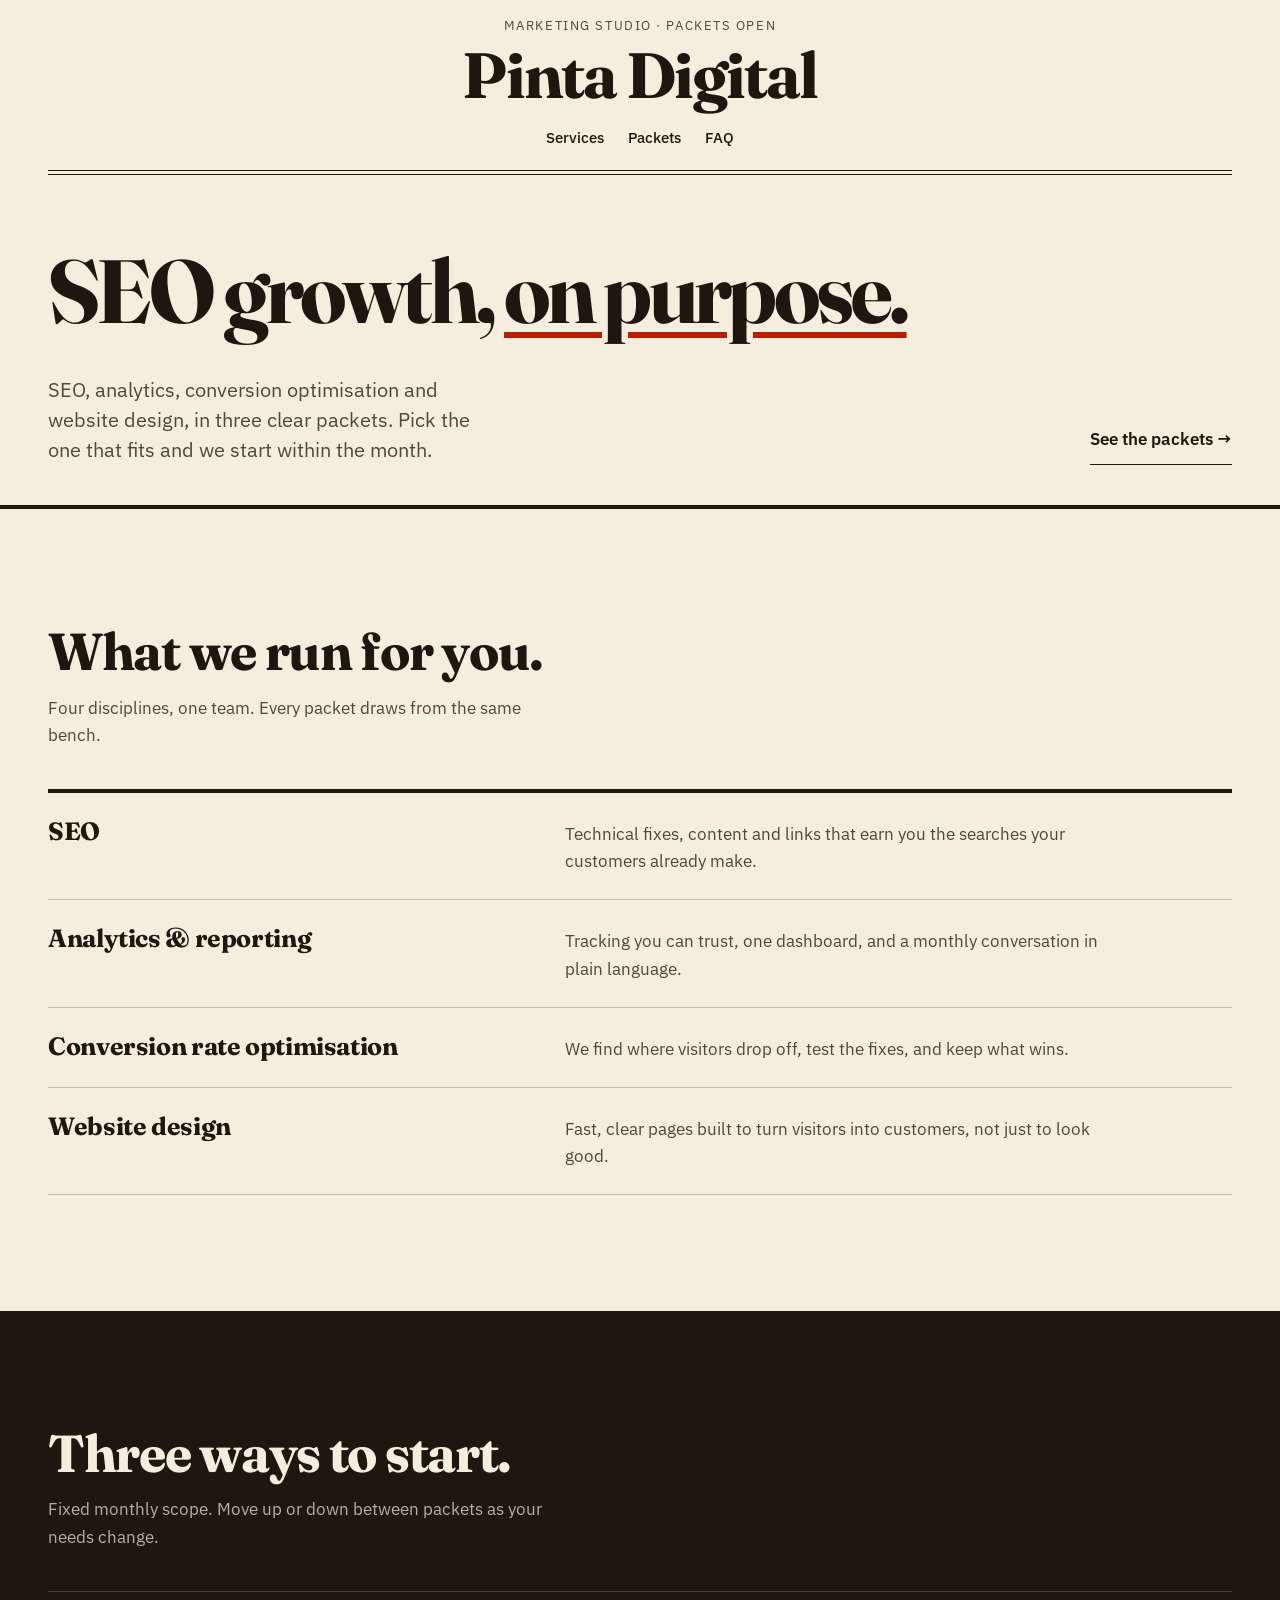
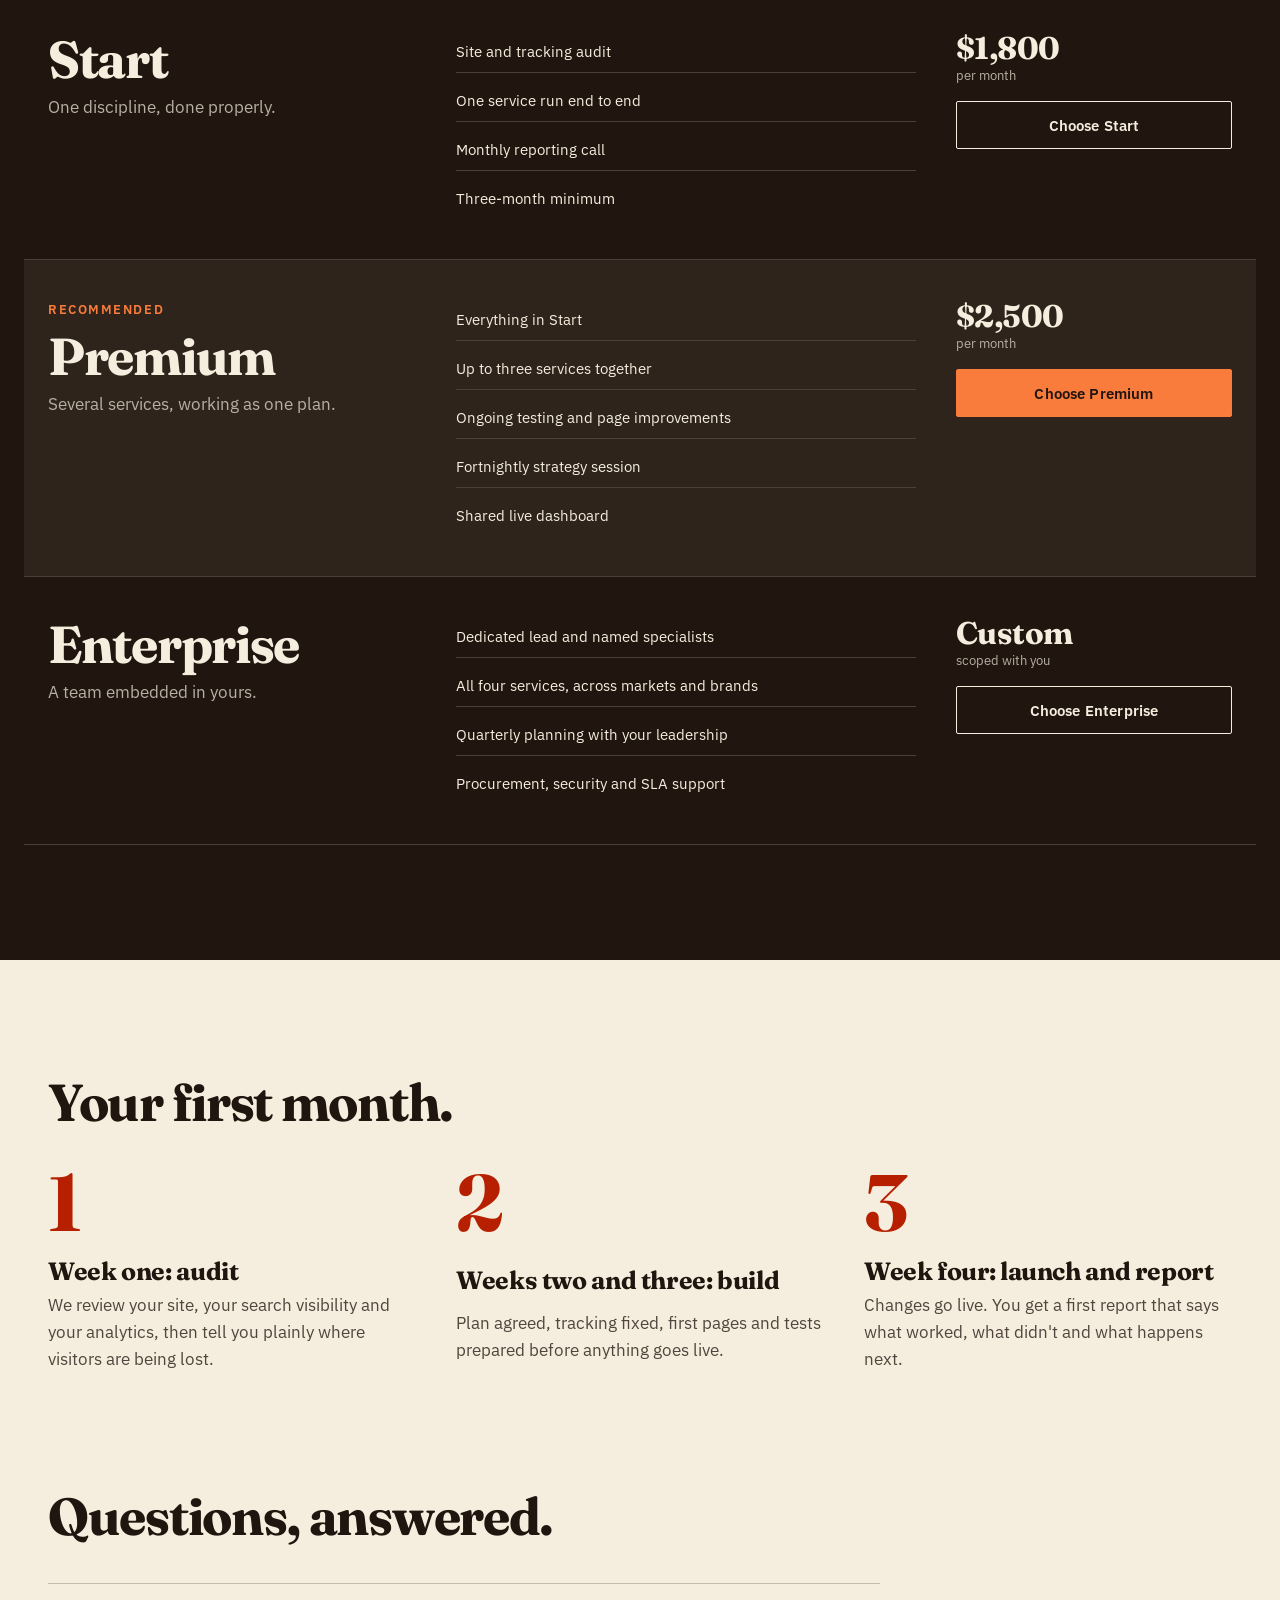
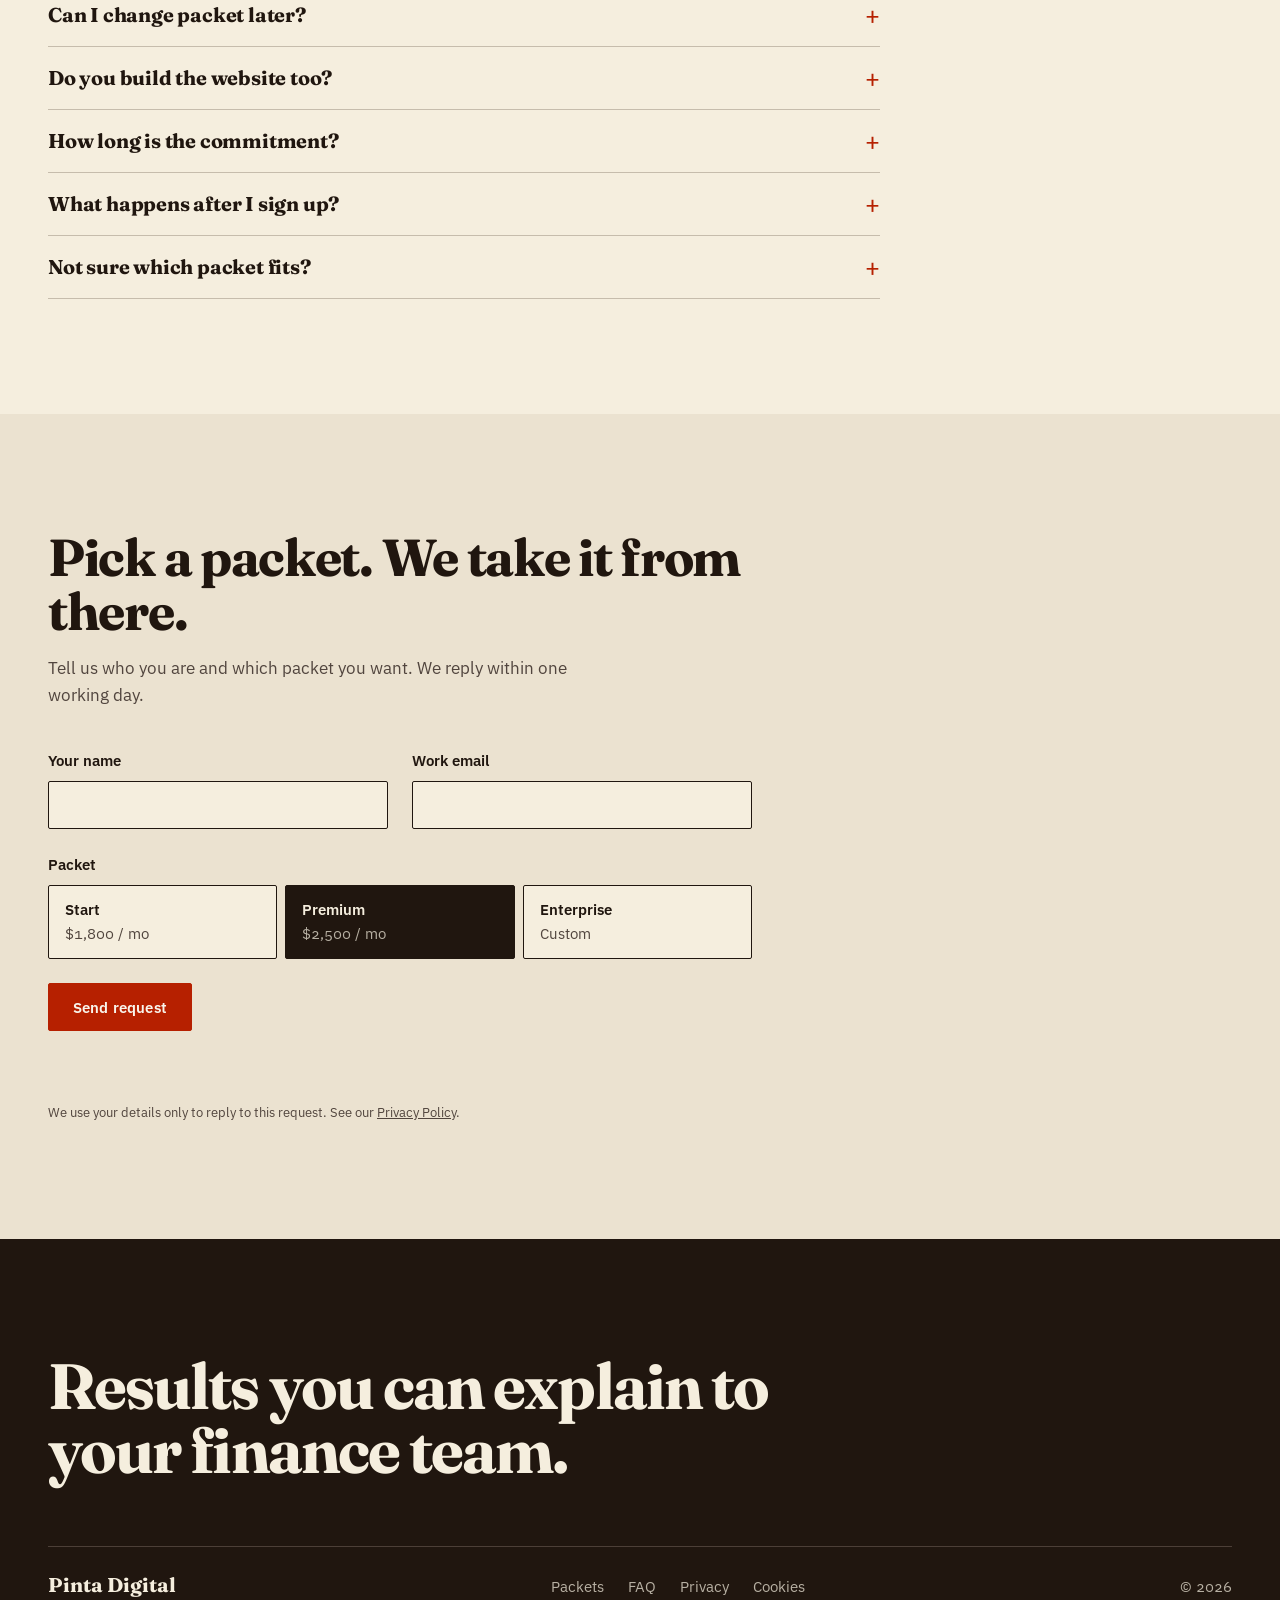
<file: index.html>
<!doctype html>
<html lang="en">
<head>
<meta charset="utf-8">
<meta name="viewport" content="width=device-width, initial-scale=1, viewport-fit=cover">
<title>SEO, Analytics, CRO &amp; Web Design Packets | Pinta Digital</title>
<meta name="description" content="Pinta Digital is an SEO, analytics, conversion optimisation and website design studio. Choose Start, Premium or Enterprise and we begin within the month.">
<meta name="robots" content="index, follow, max-image-preview:large">
<link rel="canonical" href="https://pintadigital.com/">
<meta name="theme-color" content="#f3ece0">
<link rel="icon" href="favicon.svg" type="image/svg+xml">
<meta property="og:type" content="website">
<meta property="og:site_name" content="Pinta Digital">
<meta property="og:locale" content="en_US">
<meta property="og:title" content="SEO, Analytics, CRO &amp; Web Design Packets | Pinta Digital">
<meta property="og:description" content="Four services, three clear packets. Choose Start, Premium or Enterprise and we begin within the month.">
<meta property="og:url" content="https://pintadigital.com/">
<meta name="twitter:card" content="summary">
<meta name="twitter:title" content="SEO, Analytics, CRO &amp; Web Design Packets | Pinta Digital">
<meta name="twitter:description" content="Four services, three clear packets. Choose Start, Premium or Enterprise and we begin within the month.">
<link rel="preconnect" href="https://fonts.googleapis.com">
<link rel="preconnect" href="https://fonts.gstatic.com" crossorigin>
<link rel="stylesheet" href="https://fonts.googleapis.com/css2?family=Fraunces:opsz,wght@9..144,700&family=IBM+Plex+Sans:wght@400;500;600&display=swap">
<link rel="stylesheet" href="tokens.css">
<link rel="stylesheet" href="styles.css">
<script type="application/ld+json">
{
  "@context": "https://schema.org",
  "@graph": [
    {
      "@type": "ProfessionalService",
      "@id": "https://pintadigital.com/#organization",
      "name": "Pinta Digital",
      "url": "https://pintadigital.com/",
      "description": "SEO, analytics and reporting, conversion rate optimisation and website design, sold as three monthly packets.",
      "makesOffer": [
        { "@type": "Offer", "name": "Start", "description": "One discipline run end to end.", "price": "1800", "priceCurrency": "USD",
          "priceSpecification": { "@type": "UnitPriceSpecification", "price": "1800", "priceCurrency": "USD", "unitText": "MONTH" } },
        { "@type": "Offer", "name": "Premium", "description": "Up to three services working as one plan.", "price": "2500", "priceCurrency": "USD",
          "priceSpecification": { "@type": "UnitPriceSpecification", "price": "2500", "priceCurrency": "USD", "unitText": "MONTH" } },
        { "@type": "Offer", "name": "Enterprise", "description": "A dedicated team across all four services, scoped with you." }
      ],
      "knowsAbout": ["Search engine optimisation", "Web analytics and reporting", "Conversion rate optimisation", "Website design"]
    },
    {
      "@type": "WebSite",
      "@id": "https://pintadigital.com/#website",
      "url": "https://pintadigital.com/",
      "name": "Pinta Digital",
      "publisher": { "@id": "https://pintadigital.com/#organization" }
    },
    {
      "@type": "FAQPage",
      "mainEntity": [
        { "@type": "Question", "name": "Can I change packet later?", "acceptedAnswer": { "@type": "Answer", "text": "Yes. You can move up or down at the start of any month. We re-scope the work and you pay the new rate from then on." } },
        { "@type": "Question", "name": "Do you build the website too?", "acceptedAnswer": { "@type": "Answer", "text": "Yes. Website design is one of our four services. Redesigns and new pages are scoped inside your packet, so you know the cost before work begins." } },
        { "@type": "Question", "name": "How long is the commitment?", "acceptedAnswer": { "@type": "Answer", "text": "Start has a three-month minimum, because SEO and testing need that long to show a pattern. Premium and Enterprise run month to month after onboarding." } },
        { "@type": "Question", "name": "What happens after I sign up?", "acceptedAnswer": { "@type": "Answer", "text": "We reply within one working day with a short intake form and a time for a kickoff call. Nothing is billed until the call has happened." } },
        { "@type": "Question", "name": "Not sure which packet fits?", "acceptedAnswer": { "@type": "Answer", "text": "Pick the closest and say so in the form. We will tell you honestly if a different one suits you better." } }
      ]
    }
  ]
}
</script>
</head>
<body>
<!-- PLACEHOLDERS TO REPLACE: all prices, packet inclusions, FAQ answers, form endpoint. No metrics, logos or testimonials were invented. -->
<a class="skip" href="#main">Skip to content</a>

<header class="mast">
  <div class="wrap">
    <p class="mast__line">Marketing studio · Packets open</p>
    <a class="mast__name" href="#top" aria-label="Pinta Digital, home">Pinta Digital</a>
    <nav class="mast__nav" aria-label="Primary">
      <ul>
        <li><a href="#services">Services</a></li>
        <li><a href="#packets">Packets</a></li>
        <li><a href="#faq">FAQ</a></li>
      </ul>
    </nav>
    <hr class="mast__rule" aria-hidden="true">
  </div>
</header>

<main id="main">
  <section class="hero" id="top">
    <div class="wrap">
      <h1 class="hero__title rise">SEO growth, <u>on purpose.</u></h1>
      <div class="hero__foot rise rise--2">
        <p class="hero__lede">SEO, analytics, conversion optimisation and website design, in three clear packets. Pick the one that fits and we start within the month.</p>
        <a class="tlink" href="#packets">See the packets →</a>
      </div>
    </div>
  </section>
  <hr class="hero__rule">

  <section class="section" id="services" aria-labelledby="services-h">
    <div class="wrap">
      <div class="section__head">
        <h2 class="section__title" id="services-h">What we run for you.</h2>
        <p class="section__sub">Four disciplines, one team. Every packet draws from the same bench.</p>
      </div>
      <ul class="services">
        <li class="service"><h3 class="service__name">SEO</h3><p class="service__desc">Technical fixes, content and links that earn you the searches your customers already make.</p></li>
        <li class="service"><h3 class="service__name">Analytics &amp; reporting</h3><p class="service__desc">Tracking you can trust, one dashboard, and a monthly conversation in plain language.</p></li>
        <li class="service"><h3 class="service__name">Conversion rate optimisation</h3><p class="service__desc">We find where visitors drop off, test the fixes, and keep what wins.</p></li>
        <li class="service"><h3 class="service__name">Website design</h3><p class="service__desc">Fast, clear pages built to turn visitors into customers, not just to look good.</p></li>
      </ul>
    </div>
  </section>

  <section class="section band--night band" id="packets" aria-labelledby="packets-h">
    <div class="wrap">
      <div class="section__head">
        <h2 class="section__title" id="packets-h">Three ways to start.</h2>
        <p class="section__sub">Fixed monthly scope. Move up or down between packets as your needs change.</p>
      </div>
      <div class="packets">
        <article class="packet" aria-labelledby="p-start">
          <div>
            <h3 class="packet__name" id="p-start">Start</h3>
            <p class="packet__pitch">One discipline, done properly.</p>
          </div>
          <ul class="packet__list">
            <li>Site and tracking audit</li>
            <li>One service run end to end</li>
            <li>Monthly reporting call</li>
            <li>Three-month minimum</li>
          </ul>
          <div class="packet__buy">
            <p class="packet__price">$1,800<small>per month</small></p>
            <a class="btn" href="#start" data-packet="start">Choose Start</a>
          </div>
        </article>

        <article class="packet packet--featured" aria-labelledby="p-premium">
          <div>
            <span class="packet__tag">Recommended</span>
            <h3 class="packet__name" id="p-premium">Premium</h3>
            <p class="packet__pitch">Several services, working as one plan.</p>
          </div>
          <ul class="packet__list">
            <li>Everything in Start</li>
            <li>Up to three services together</li>
            <li>Ongoing testing and page improvements</li>
            <li>Fortnightly strategy session</li>
            <li>Shared live dashboard</li>
          </ul>
          <div class="packet__buy">
            <p class="packet__price">$2,500<small>per month</small></p>
            <a class="btn btn--solid" href="#start" data-packet="premium">Choose Premium</a>
          </div>
        </article>

        <article class="packet" aria-labelledby="p-enterprise">
          <div>
            <h3 class="packet__name" id="p-enterprise">Enterprise</h3>
            <p class="packet__pitch">A team embedded in yours.</p>
          </div>
          <ul class="packet__list">
            <li>Dedicated lead and named specialists</li>
            <li>All four services, across markets and brands</li>
            <li>Quarterly planning with your leadership</li>
            <li>Procurement, security and SLA support</li>
          </ul>
          <div class="packet__buy">
            <p class="packet__price">Custom<small>scoped with you</small></p>
            <a class="btn" href="#start" data-packet="enterprise">Choose Enterprise</a>
          </div>
        </article>
      </div>
    </div>
  </section>

  <section class="section" id="process" aria-labelledby="process-h">
    <div class="wrap">
      <div class="section__head">
        <h2 class="section__title" id="process-h">Your first month.</h2>
      </div>
      <ol class="steps">
        <li class="step"><span class="step__n" aria-hidden="true">1</span><h3 class="step__title">Week one: audit</h3><p class="step__body">We review your site, your search visibility and your analytics, then tell you plainly where visitors are being lost.</p></li>
        <li class="step"><span class="step__n" aria-hidden="true">2</span><h3 class="step__title">Weeks two and three: build</h3><p class="step__body">Plan agreed, tracking fixed, first pages and tests prepared before anything goes live.</p></li>
        <li class="step"><span class="step__n" aria-hidden="true">3</span><h3 class="step__title">Week four: launch and report</h3><p class="step__body">Changes go live. You get a first report that says what worked, what didn't and what happens next.</p></li>
      </ol>
    </div>
  </section>

  <section class="section" id="faq" style="padding-top:0" aria-labelledby="faq-h">
    <div class="wrap">
      <div class="section__head">
        <h2 class="section__title" id="faq-h">Questions, answered.</h2>
      </div>
      <div class="faq">
        <details><summary>Can I change packet later?</summary><p class="faq__a">Yes. You can move up or down at the start of any month. We re-scope the work and you pay the new rate from then on.</p></details>
        <details><summary>Do you build the website too?</summary><p class="faq__a">Yes. Website design is one of our four services. Redesigns and new pages are scoped inside your packet, so you know the cost before work begins.</p></details>
        <details><summary>How long is the commitment?</summary><p class="faq__a">Start has a three-month minimum, because SEO and testing need that long to show a pattern. Premium and Enterprise run month to month after onboarding.</p></details>
        <details><summary>What happens after I sign up?</summary><p class="faq__a">We reply within one working day with a short intake form and a time for a kickoff call. Nothing is billed until the call has happened.</p></details>
        <details><summary>Not sure which packet fits?</summary><p class="faq__a">Pick the closest and say so in the form. We will tell you honestly if a different one suits you better.</p></details>
      </div>
    </div>
  </section>

  <section class="section signup" id="start" aria-labelledby="start-h">
    <div class="wrap">
      <div class="section__head">
        <h2 class="section__title" id="start-h">Pick a packet. We take it from there.</h2>
        <p class="section__sub">Tell us who you are and which packet you want. We reply within one working day.</p>
      </div>
      <form class="form" id="signup" novalidate>
        <div class="form__row">
          <div class="field">
            <label for="name">Your name</label>
            <input type="text" id="name" name="name" autocomplete="name" required>
            <p class="field__error" id="name-err" hidden>Please add your name.</p>
          </div>
          <div class="field">
            <label for="email">Work email</label>
            <input type="email" id="email" name="email" autocomplete="email" required>
            <p class="field__error" id="email-err" hidden>Please enter a valid email address.</p>
          </div>
        </div>
        <fieldset class="field">
          <legend>Packet</legend>
          <div class="choice">
            <label><input type="radio" name="packet" value="start">Start <span>$1,800 / mo</span></label>
            <label><input type="radio" name="packet" value="premium" checked>Premium <span>$2,500 / mo</span></label>
            <label><input type="radio" name="packet" value="enterprise">Enterprise <span>Custom</span></label>
          </div>
        </fieldset>
        <button class="btn btn--solid" type="submit">Send request</button>
        <p class="form__status" id="status" role="status" aria-live="polite"></p>
        <p class="form__fine">We use your details only to reply to this request. See our <a href="privacy.html">Privacy Policy</a>.</p>
      </form>
    </div>
  </section>
</main>

<footer class="foot">
  <div class="wrap">
    <p class="foot__line">Results you can explain to your finance team.</p>
    <div class="foot__meta">
      <span class="foot__wordmark">Pinta Digital</span>
      <nav class="foot__links" aria-label="Footer">
        <a href="#packets">Packets</a>
        <a href="#faq">FAQ</a>
        <a href="privacy.html">Privacy</a>
        <a href="cookies.html">Cookies</a>
      </nav>
      <span>© 2026</span>
    </div>
  </div>
</footer>

<script>
(function () {
  var form = document.getElementById('signup');
  var status = document.getElementById('status');

  // Packet buttons preselect the matching option in the form.
  document.querySelectorAll('[data-packet]').forEach(function (a) {
    a.addEventListener('click', function () {
      var r = form.querySelector('input[name="packet"][value="' + a.dataset.packet + '"]');
      if (r) r.checked = true;
    });
  });

  function flag(input, errId, bad) {
    input.setAttribute('aria-invalid', bad ? 'true' : 'false');
    document.getElementById(errId).hidden = !bad;
    if (bad) input.setAttribute('aria-describedby', errId); else input.removeAttribute('aria-describedby');
  }

  form.addEventListener('submit', function (e) {
    e.preventDefault();
    var name = form.elements.name, email = form.elements.email;
    var badName = !name.value.trim();
    var badEmail = !/^[^\s@]+@[^\s@]+\.[^\s@]+$/.test(email.value.trim());
    flag(name, 'name-err', badName);
    flag(email, 'email-err', badEmail);
    if (badName || badEmail) {
      status.dataset.state = 'error';
      status.textContent = 'Please fix the highlighted fields.';
      (badName ? name : email).focus();
      return;
    }
    // TODO: send to your backend / form service here.
    var packet = form.elements.packet.value;
    status.dataset.state = 'success';
    status.textContent = 'Thanks, ' + name.value.trim().split(' ')[0] + '. Your ' + packet.charAt(0).toUpperCase() + packet.slice(1) + ' request is in. We will reply within one working day.';
    form.reset();
    form.elements.packet.value = packet;
  });
})();
</script>
</body>
</html>
</file>
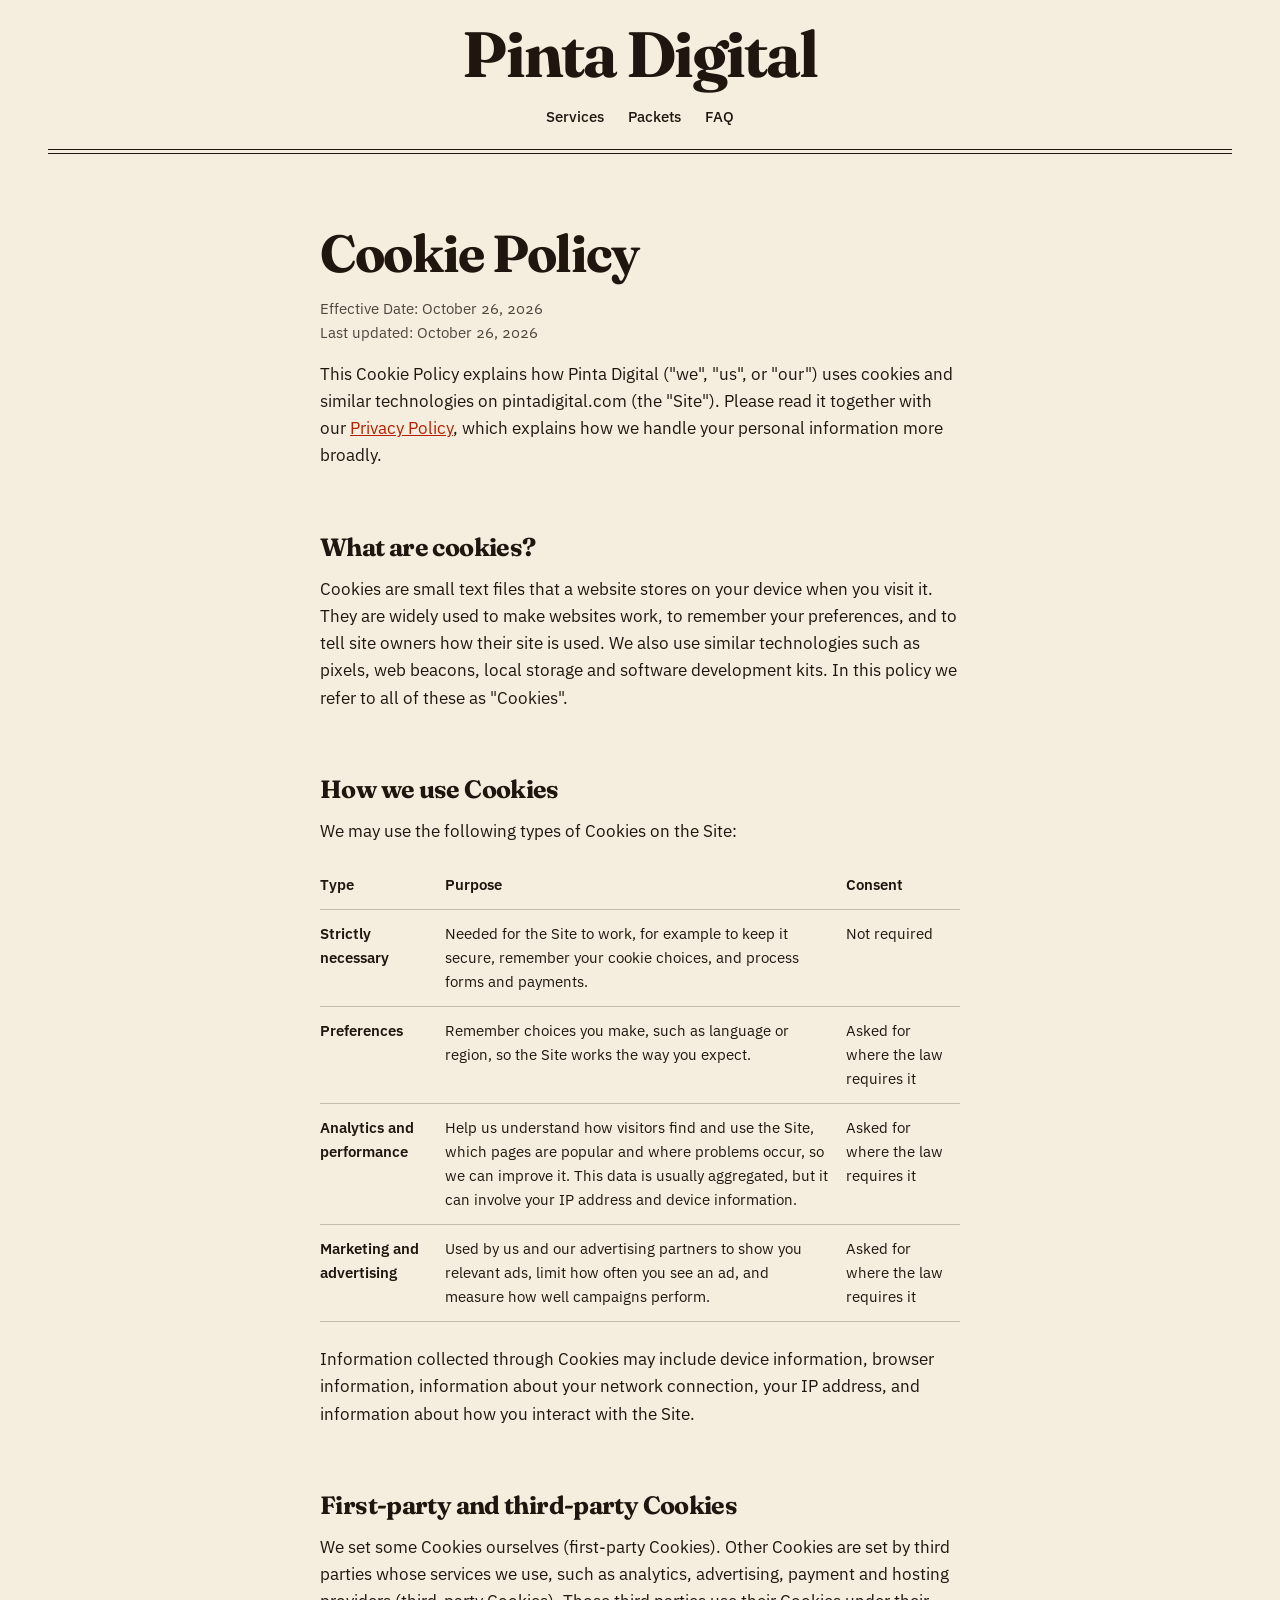
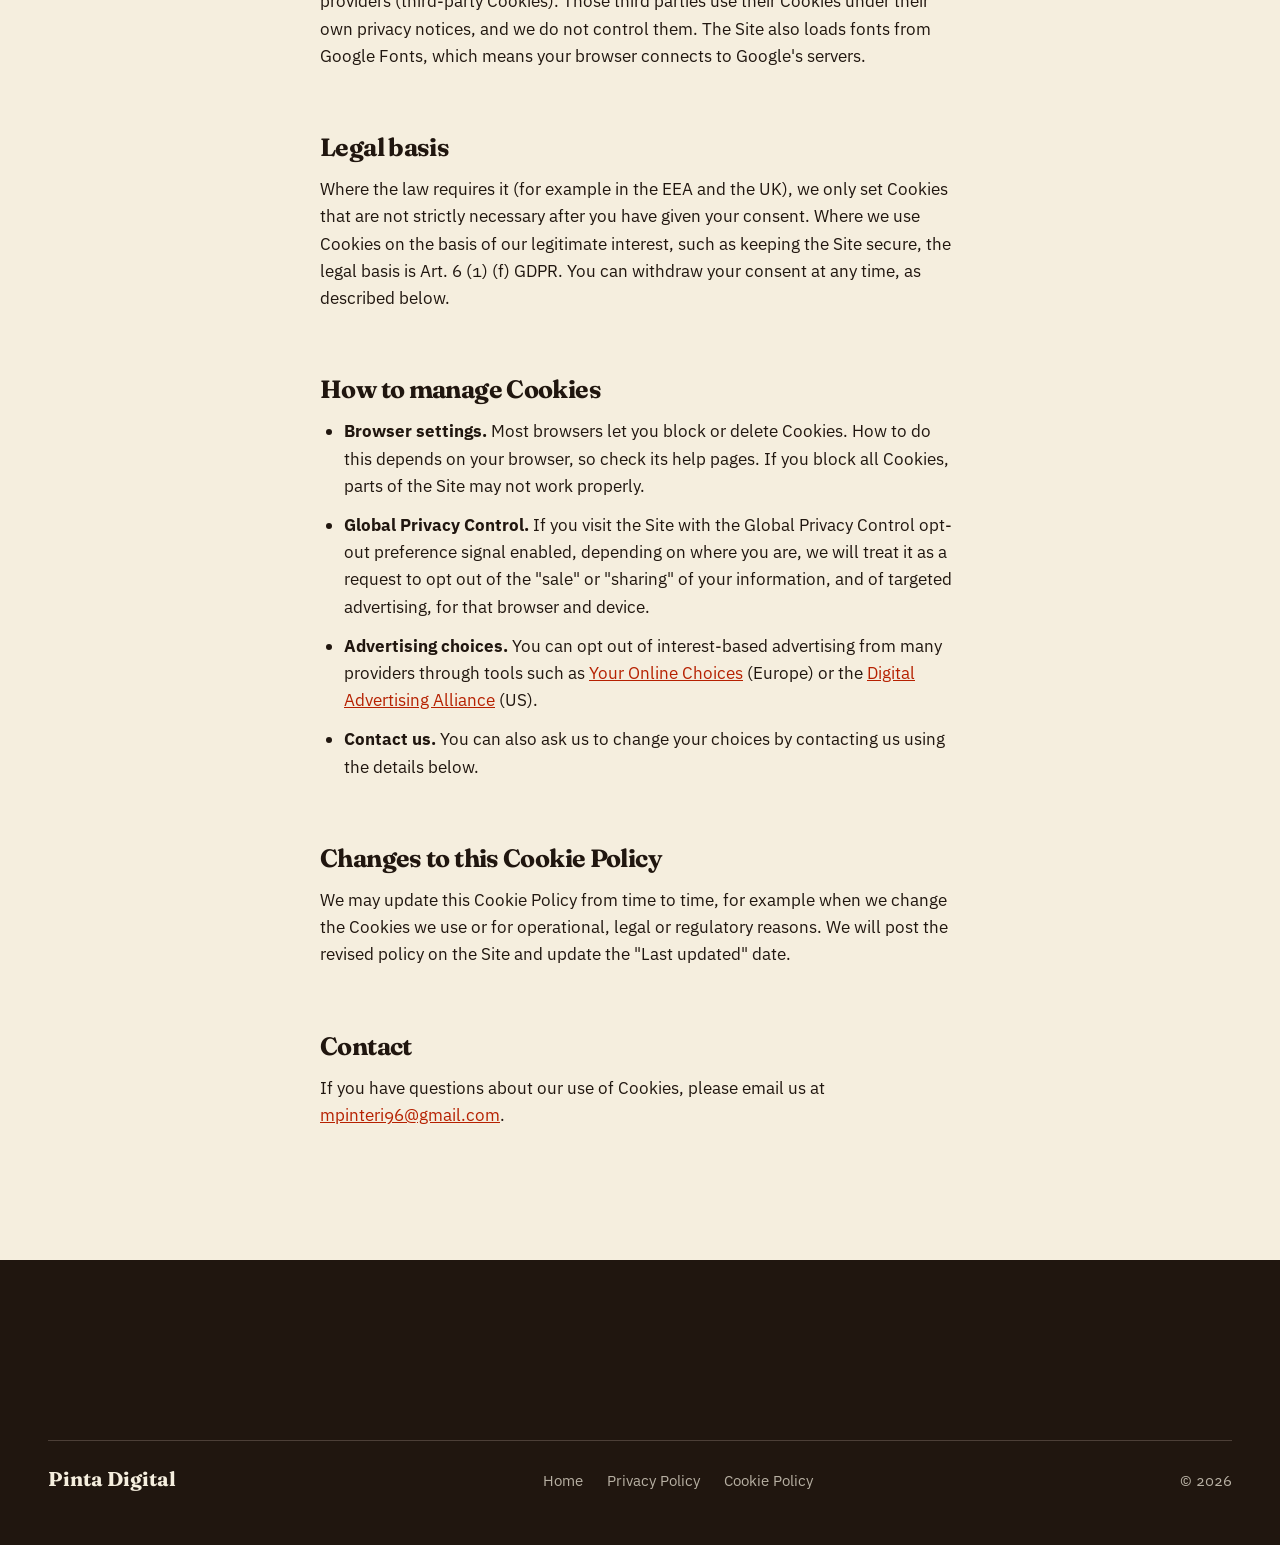
<file: cookies.html>
<!doctype html>
<html lang="en">
<head>
<meta charset="utf-8">
<meta name="viewport" content="width=device-width, initial-scale=1, viewport-fit=cover">
<title>Cookie Policy | Pinta Digital</title>
<meta name="description" content="How Pinta Digital uses cookies and similar technologies, and how you can control them.">
<meta name="robots" content="index, follow">
<link rel="canonical" href="https://pintadigital.com/cookies.html">
<meta name="theme-color" content="#f3ece0">
<link rel="icon" href="favicon.svg" type="image/svg+xml">
<link rel="preconnect" href="https://fonts.googleapis.com">
<link rel="preconnect" href="https://fonts.gstatic.com" crossorigin>
<link rel="stylesheet" href="https://fonts.googleapis.com/css2?family=Fraunces:opsz,wght@9..144,700&family=IBM+Plex+Sans:wght@400;500;600&display=swap">
<link rel="stylesheet" href="tokens.css">
<link rel="stylesheet" href="styles.css">
<link rel="stylesheet" href="legal.css">
</head>
<body>
<a class="skip" href="#main">Skip to content</a>

<header class="mast">
  <div class="wrap">
    <a class="mast__name" href="index.html" aria-label="Pinta Digital, home">Pinta Digital</a>
    <nav class="mast__nav" aria-label="Primary">
      <ul>
        <li><a href="index.html#services">Services</a></li>
        <li><a href="index.html#packets">Packets</a></li>
        <li><a href="index.html#faq">FAQ</a></li>
      </ul>
    </nav>
    <hr class="mast__rule" aria-hidden="true">
  </div>
</header>

<main id="main" class="legal">
  <div class="wrap legal__wrap">
    <h1>Cookie Policy</h1>
    <p class="legal__meta">Effective Date: October 26, 2026<br>Last updated: October 26, 2026</p>

    <p>This Cookie Policy explains how Pinta Digital ("we", "us", or "our") uses cookies and similar technologies on pintadigital.com (the "Site"). Please read it together with our <a href="privacy.html">Privacy Policy</a>, which explains how we handle your personal information more broadly.</p>

    <h2>What are cookies?</h2>
    <p>Cookies are small text files that a website stores on your device when you visit it. They are widely used to make websites work, to remember your preferences, and to tell site owners how their site is used. We also use similar technologies such as pixels, web beacons, local storage and software development kits. In this policy we refer to all of these as "Cookies".</p>

    <h2>How we use Cookies</h2>
    <p>We may use the following types of Cookies on the Site:</p>
    <table class="legal__table">
      <thead><tr><th scope="col">Type</th><th scope="col">Purpose</th><th scope="col">Consent</th></tr></thead>
      <tbody>
        <tr><th scope="row">Strictly necessary</th><td>Needed for the Site to work, for example to keep it secure, remember your cookie choices, and process forms and payments.</td><td>Not required</td></tr>
        <tr><th scope="row">Preferences</th><td>Remember choices you make, such as language or region, so the Site works the way you expect.</td><td>Asked for where the law requires it</td></tr>
        <tr><th scope="row">Analytics and performance</th><td>Help us understand how visitors find and use the Site, which pages are popular and where problems occur, so we can improve it. This data is usually aggregated, but it can involve your IP address and device information.</td><td>Asked for where the law requires it</td></tr>
        <tr><th scope="row">Marketing and advertising</th><td>Used by us and our advertising partners to show you relevant ads, limit how often you see an ad, and measure how well campaigns perform.</td><td>Asked for where the law requires it</td></tr>
      </tbody>
    </table>
    <p>Information collected through Cookies may include device information, browser information, information about your network connection, your IP address, and information about how you interact with the Site.</p>

    <h2>First-party and third-party Cookies</h2>
    <p>We set some Cookies ourselves (first-party Cookies). Other Cookies are set by third parties whose services we use, such as analytics, advertising, payment and hosting providers (third-party Cookies). Those third parties use their Cookies under their own privacy notices, and we do not control them. The Site also loads fonts from Google Fonts, which means your browser connects to Google's servers.</p>

    <h2>Legal basis</h2>
    <p>Where the law requires it (for example in the EEA and the UK), we only set Cookies that are not strictly necessary after you have given your consent. Where we use Cookies on the basis of our legitimate interest, such as keeping the Site secure, the legal basis is Art. 6 (1) (f) GDPR. You can withdraw your consent at any time, as described below.</p>

    <h2>How to manage Cookies</h2>
    <ul>
      <li><strong>Browser settings.</strong> Most browsers let you block or delete Cookies. How to do this depends on your browser, so check its help pages. If you block all Cookies, parts of the Site may not work properly.</li>
      <li><strong>Global Privacy Control.</strong> If you visit the Site with the Global Privacy Control opt-out preference signal enabled, depending on where you are, we will treat it as a request to opt out of the "sale" or "sharing" of your information, and of targeted advertising, for that browser and device.</li>
      <li><strong>Advertising choices.</strong> You can opt out of interest-based advertising from many providers through tools such as <a href="https://www.youronlinechoices.com/" rel="noopener">Your Online Choices</a> (Europe) or the <a href="https://optout.aboutads.info/" rel="noopener">Digital Advertising Alliance</a> (US).</li>
      <li><strong>Contact us.</strong> You can also ask us to change your choices by contacting us using the details below.</li>
    </ul>

    <h2>Changes to this Cookie Policy</h2>
    <p>We may update this Cookie Policy from time to time, for example when we change the Cookies we use or for operational, legal or regulatory reasons. We will post the revised policy on the Site and update the "Last updated" date.</p>

    <h2>Contact</h2>
    <p>If you have questions about our use of Cookies, please email us at <a href="mailto:mpinteri96@gmail.com">mpinteri96@gmail.com</a>.</p>
  </div>
</main>

<footer class="foot">
  <div class="wrap">
    <div class="foot__meta">
      <span class="foot__wordmark">Pinta Digital</span>
      <nav class="foot__links" aria-label="Footer">
        <a href="index.html">Home</a>
        <a href="privacy.html">Privacy Policy</a>
        <a href="cookies.html" aria-current="page">Cookie Policy</a>
      </nav>
      <span>© 2026</span>
    </div>
  </div>
</footer>
</body>
</html>
</file>
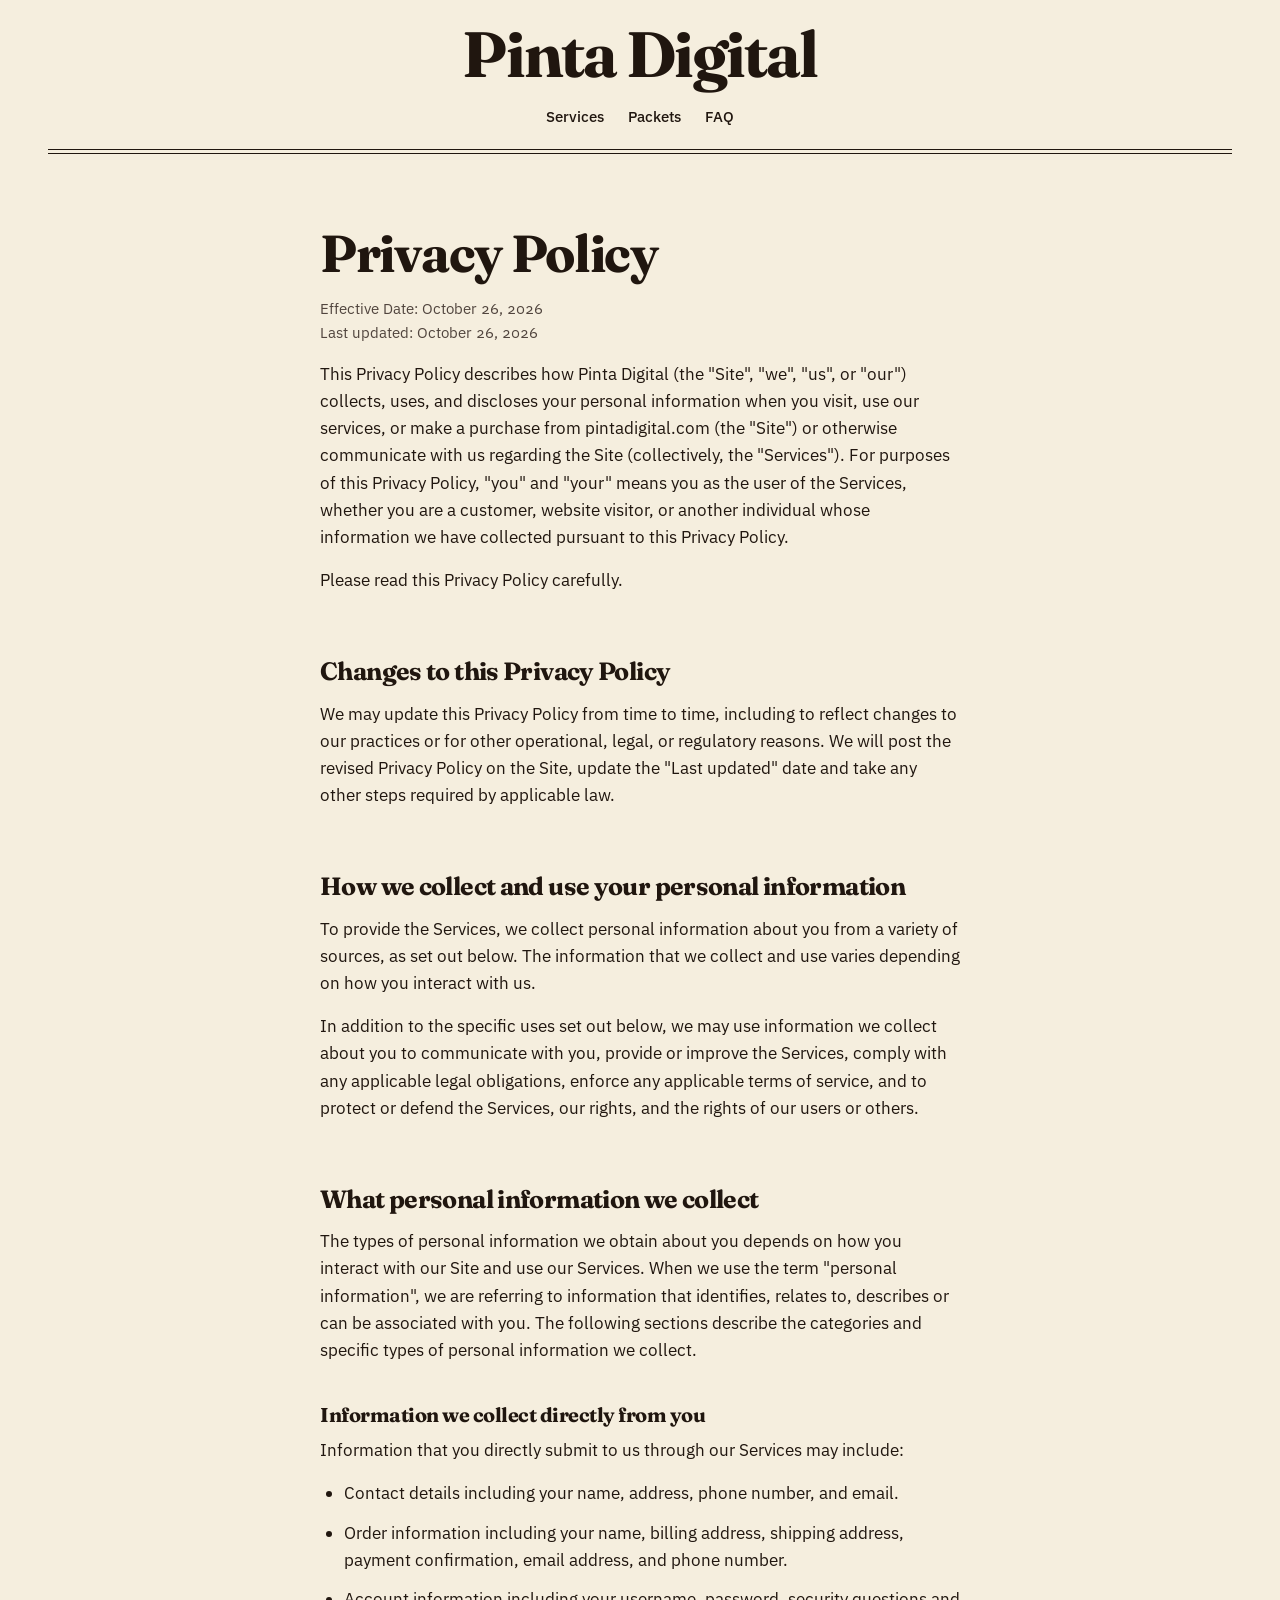
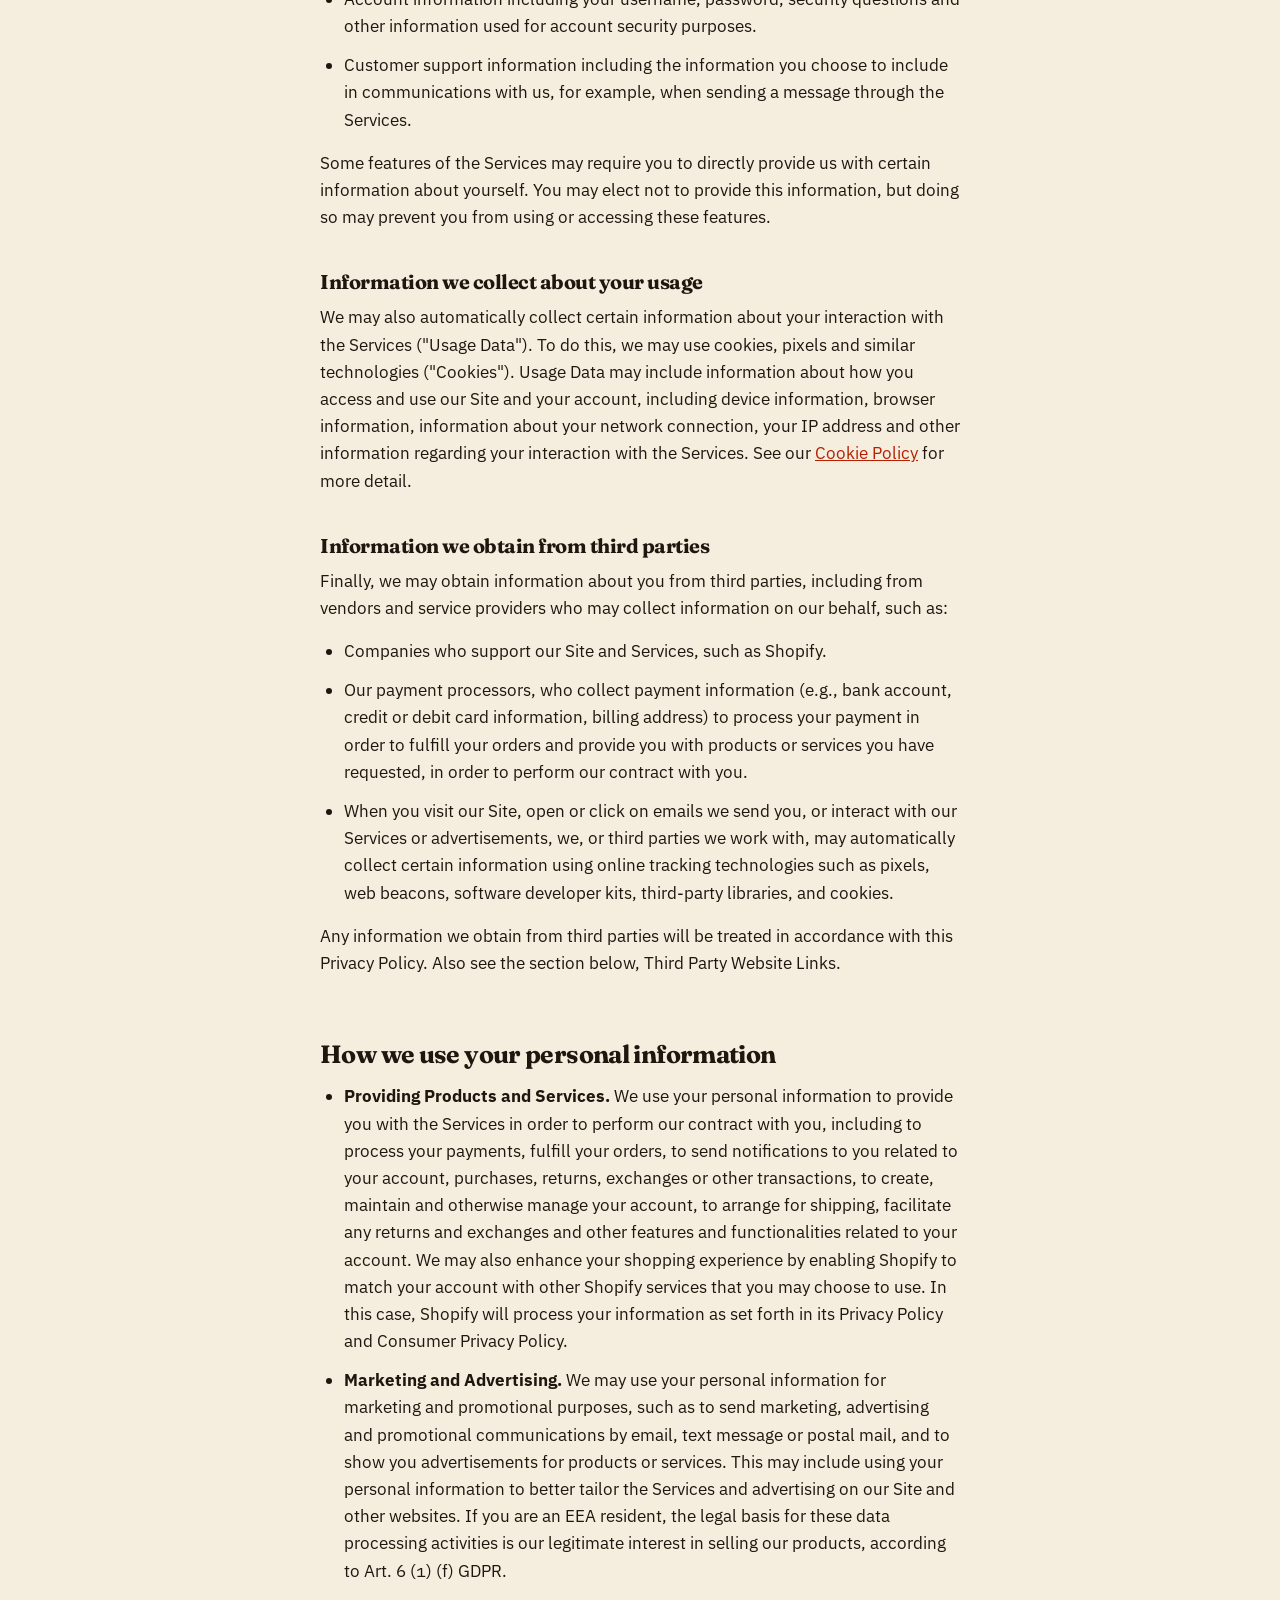
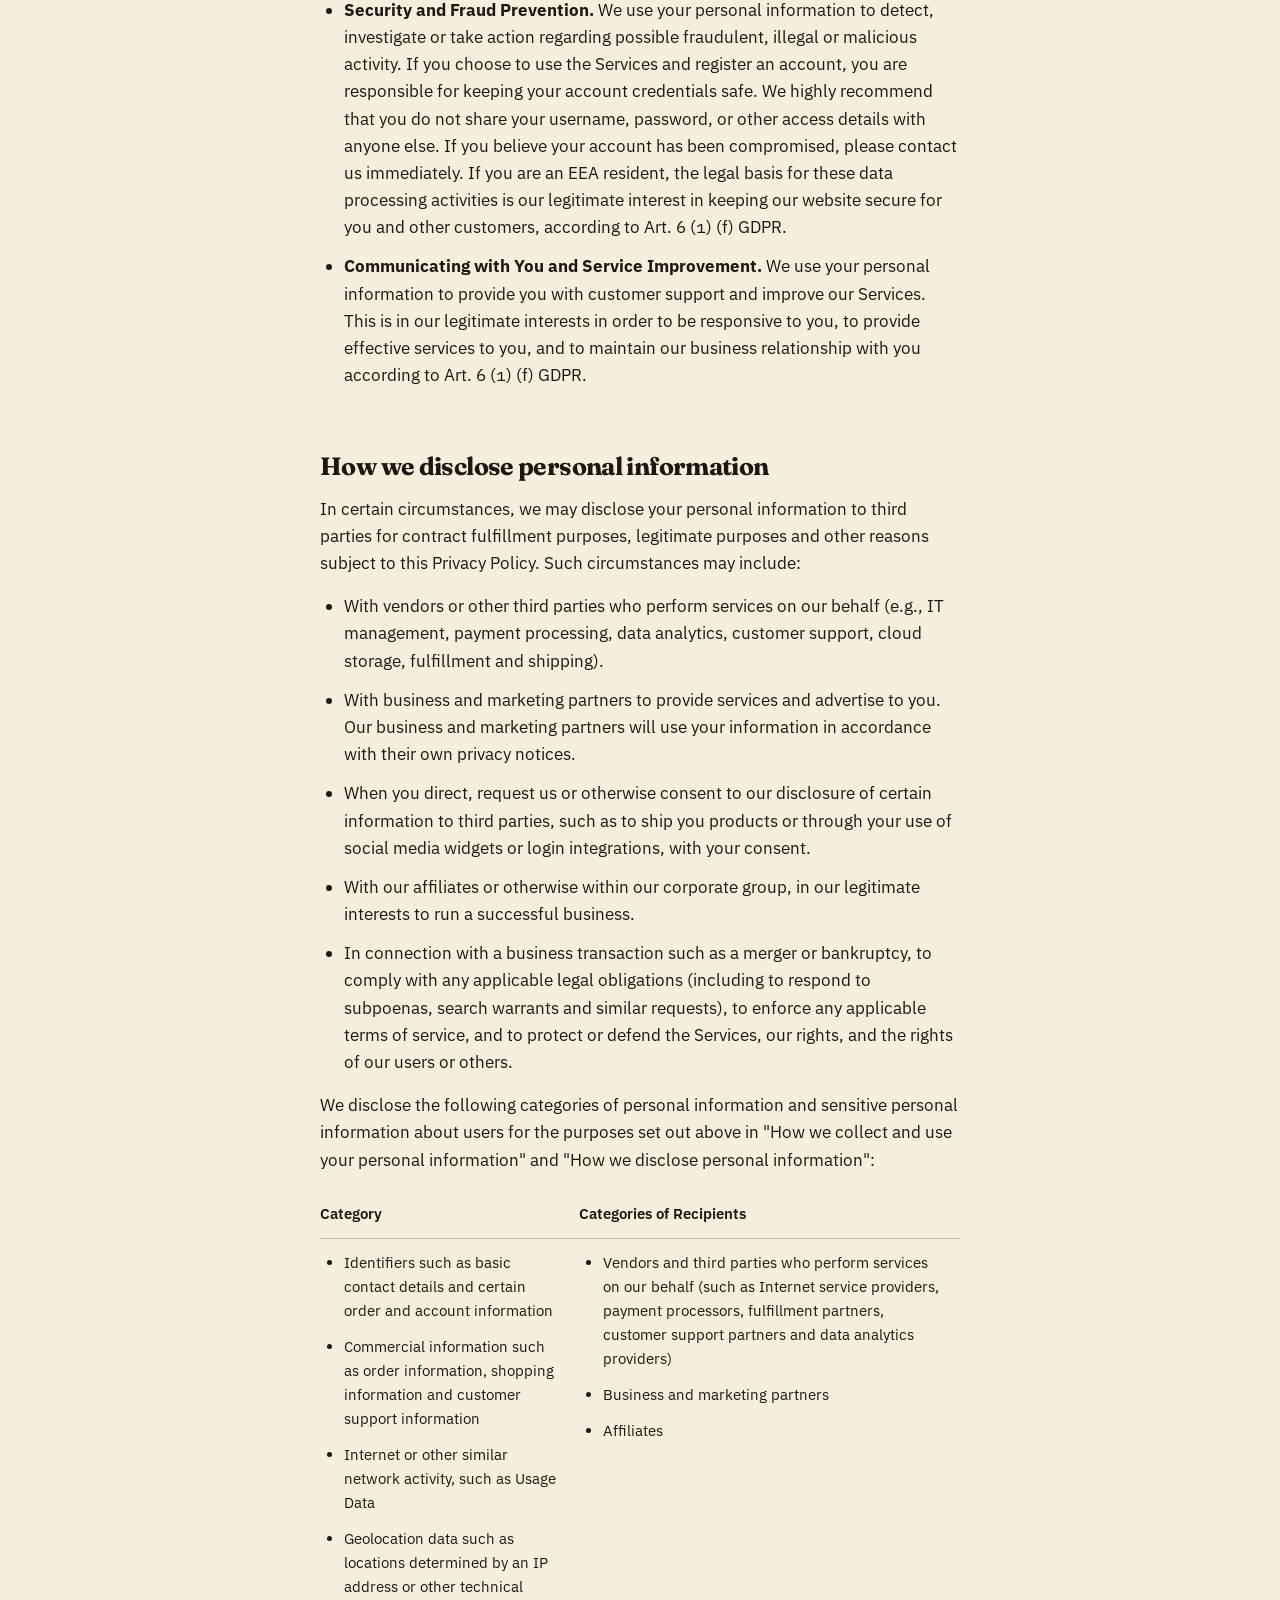
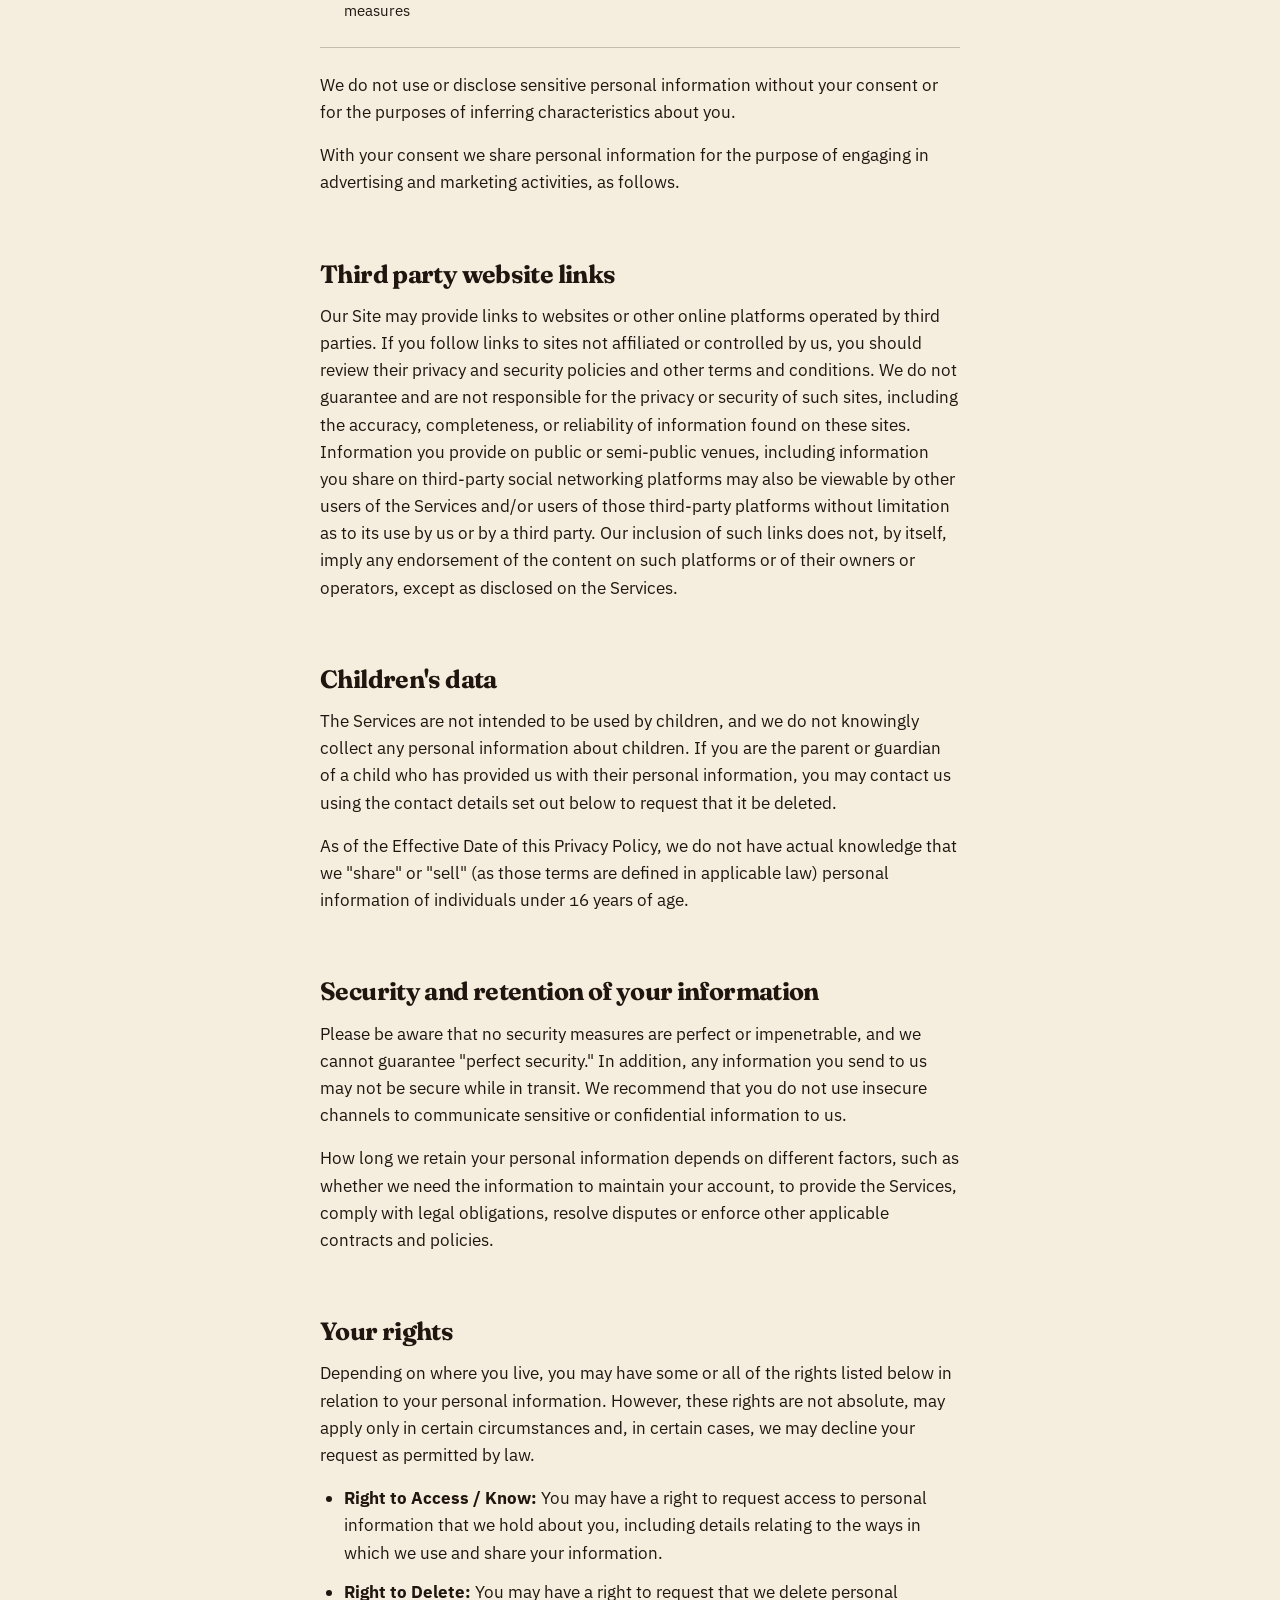
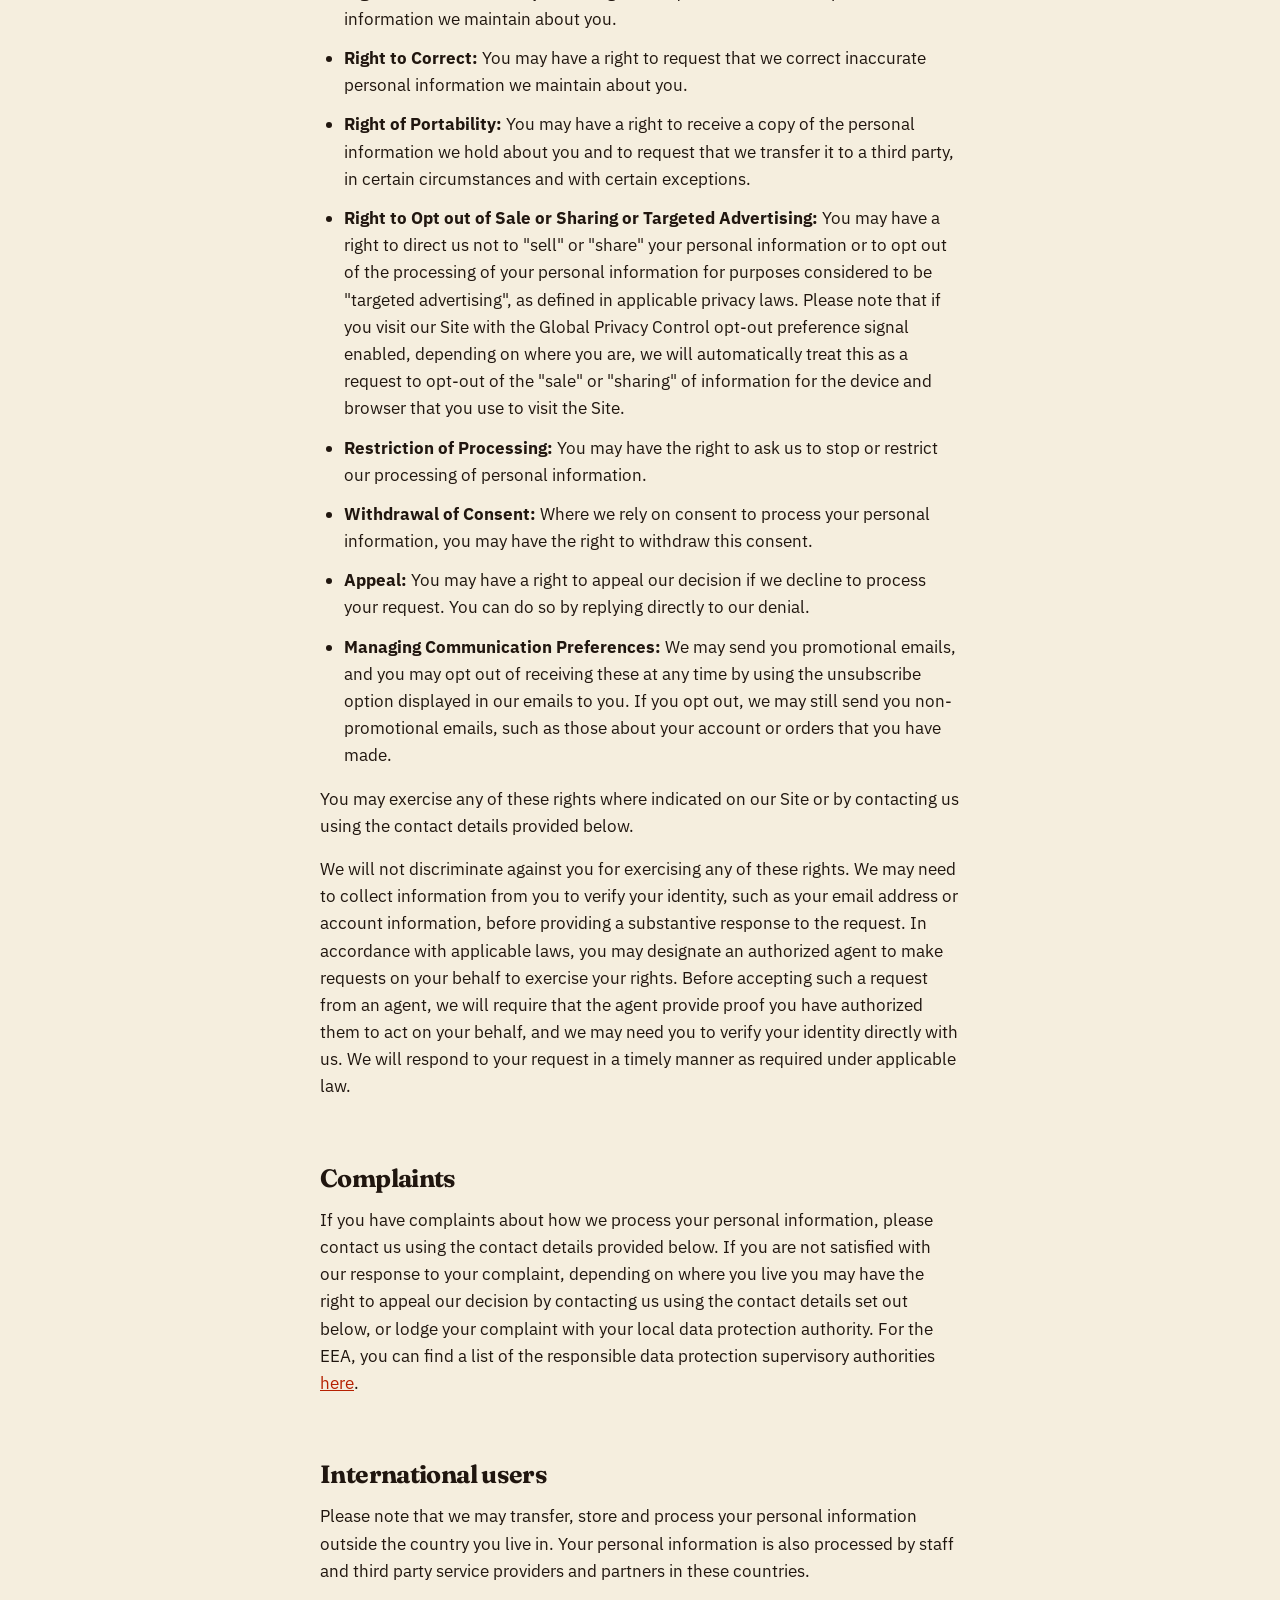
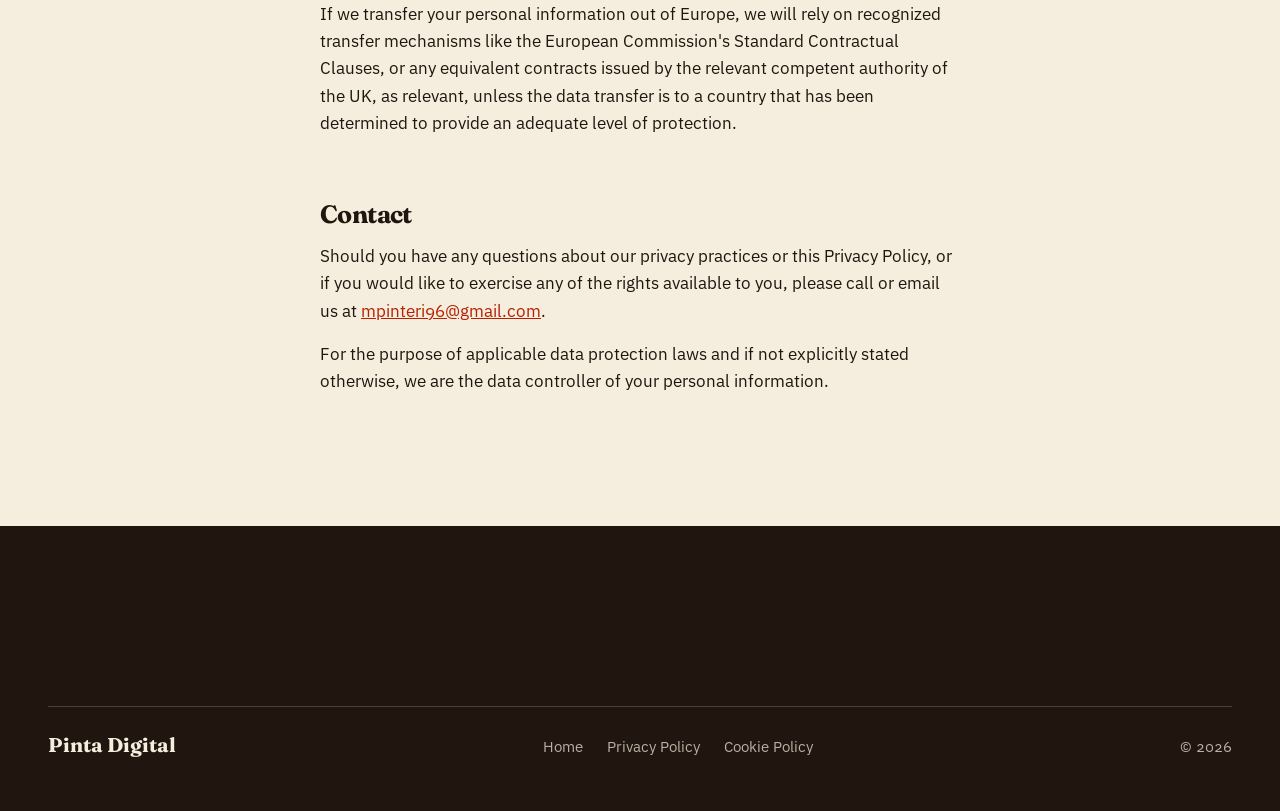
<file: privacy.html>
<!doctype html>
<html lang="en">
<head>
<meta charset="utf-8">
<meta name="viewport" content="width=device-width, initial-scale=1, viewport-fit=cover">
<title>Privacy Policy | Pinta Digital</title>
<meta name="description" content="How Pinta Digital collects, uses and discloses your personal information.">
<meta name="robots" content="index, follow">
<link rel="canonical" href="https://pintadigital.com/privacy.html">
<meta name="theme-color" content="#f3ece0">
<link rel="icon" href="favicon.svg" type="image/svg+xml">
<link rel="preconnect" href="https://fonts.googleapis.com">
<link rel="preconnect" href="https://fonts.gstatic.com" crossorigin>
<link rel="stylesheet" href="https://fonts.googleapis.com/css2?family=Fraunces:opsz,wght@9..144,700&family=IBM+Plex+Sans:wght@400;500;600&display=swap">
<link rel="stylesheet" href="tokens.css">
<link rel="stylesheet" href="styles.css">
<link rel="stylesheet" href="legal.css">
</head>
<body>
<a class="skip" href="#main">Skip to content</a>

<header class="mast">
  <div class="wrap">
    <a class="mast__name" href="index.html" aria-label="Pinta Digital, home">Pinta Digital</a>
    <nav class="mast__nav" aria-label="Primary">
      <ul>
        <li><a href="index.html#services">Services</a></li>
        <li><a href="index.html#packets">Packets</a></li>
        <li><a href="index.html#faq">FAQ</a></li>
      </ul>
    </nav>
    <hr class="mast__rule" aria-hidden="true">
  </div>
</header>

<main id="main" class="legal">
  <div class="wrap legal__wrap">
    <h1>Privacy Policy</h1>
    <p class="legal__meta">Effective Date: October 26, 2026<br>Last updated: October 26, 2026</p>

    <p>This Privacy Policy describes how Pinta Digital (the "Site", "we", "us", or "our") collects, uses, and discloses your personal information when you visit, use our services, or make a purchase from pintadigital.com (the "Site") or otherwise communicate with us regarding the Site (collectively, the "Services"). For purposes of this Privacy Policy, "you" and "your" means you as the user of the Services, whether you are a customer, website visitor, or another individual whose information we have collected pursuant to this Privacy Policy.</p>
    <p>Please read this Privacy Policy carefully.</p>

    <h2>Changes to this Privacy Policy</h2>
    <p>We may update this Privacy Policy from time to time, including to reflect changes to our practices or for other operational, legal, or regulatory reasons. We will post the revised Privacy Policy on the Site, update the "Last updated" date and take any other steps required by applicable law.</p>

    <h2>How we collect and use your personal information</h2>
    <p>To provide the Services, we collect personal information about you from a variety of sources, as set out below. The information that we collect and use varies depending on how you interact with us.</p>
    <p>In addition to the specific uses set out below, we may use information we collect about you to communicate with you, provide or improve the Services, comply with any applicable legal obligations, enforce any applicable terms of service, and to protect or defend the Services, our rights, and the rights of our users or others.</p>

    <h2>What personal information we collect</h2>
    <p>The types of personal information we obtain about you depends on how you interact with our Site and use our Services. When we use the term "personal information", we are referring to information that identifies, relates to, describes or can be associated with you. The following sections describe the categories and specific types of personal information we collect.</p>

    <h3>Information we collect directly from you</h3>
    <p>Information that you directly submit to us through our Services may include:</p>
    <ul>
      <li>Contact details including your name, address, phone number, and email.</li>
      <li>Order information including your name, billing address, shipping address, payment confirmation, email address, and phone number.</li>
      <li>Account information including your username, password, security questions and other information used for account security purposes.</li>
      <li>Customer support information including the information you choose to include in communications with us, for example, when sending a message through the Services.</li>
    </ul>
    <p>Some features of the Services may require you to directly provide us with certain information about yourself. You may elect not to provide this information, but doing so may prevent you from using or accessing these features.</p>

    <h3>Information we collect about your usage</h3>
    <p>We may also automatically collect certain information about your interaction with the Services ("Usage Data"). To do this, we may use cookies, pixels and similar technologies ("Cookies"). Usage Data may include information about how you access and use our Site and your account, including device information, browser information, information about your network connection, your IP address and other information regarding your interaction with the Services. See our <a href="cookies.html">Cookie Policy</a> for more detail.</p>

    <h3>Information we obtain from third parties</h3>
    <p>Finally, we may obtain information about you from third parties, including from vendors and service providers who may collect information on our behalf, such as:</p>
    <ul>
      <li>Companies who support our Site and Services, such as Shopify.</li>
      <li>Our payment processors, who collect payment information (e.g., bank account, credit or debit card information, billing address) to process your payment in order to fulfill your orders and provide you with products or services you have requested, in order to perform our contract with you.</li>
      <li>When you visit our Site, open or click on emails we send you, or interact with our Services or advertisements, we, or third parties we work with, may automatically collect certain information using online tracking technologies such as pixels, web beacons, software developer kits, third-party libraries, and cookies.</li>
    </ul>
    <p>Any information we obtain from third parties will be treated in accordance with this Privacy Policy. Also see the section below, Third Party Website Links.</p>

    <h2>How we use your personal information</h2>
    <ul>
      <li><strong>Providing Products and Services.</strong> We use your personal information to provide you with the Services in order to perform our contract with you, including to process your payments, fulfill your orders, to send notifications to you related to your account, purchases, returns, exchanges or other transactions, to create, maintain and otherwise manage your account, to arrange for shipping, facilitate any returns and exchanges and other features and functionalities related to your account. We may also enhance your shopping experience by enabling Shopify to match your account with other Shopify services that you may choose to use. In this case, Shopify will process your information as set forth in its Privacy Policy and Consumer Privacy Policy.</li>
      <li><strong>Marketing and Advertising.</strong> We may use your personal information for marketing and promotional purposes, such as to send marketing, advertising and promotional communications by email, text message or postal mail, and to show you advertisements for products or services. This may include using your personal information to better tailor the Services and advertising on our Site and other websites. If you are an EEA resident, the legal basis for these data processing activities is our legitimate interest in selling our products, according to Art. 6 (1) (f) GDPR.</li>
      <li><strong>Security and Fraud Prevention.</strong> We use your personal information to detect, investigate or take action regarding possible fraudulent, illegal or malicious activity. If you choose to use the Services and register an account, you are responsible for keeping your account credentials safe. We highly recommend that you do not share your username, password, or other access details with anyone else. If you believe your account has been compromised, please contact us immediately. If you are an EEA resident, the legal basis for these data processing activities is our legitimate interest in keeping our website secure for you and other customers, according to Art. 6 (1) (f) GDPR.</li>
      <li><strong>Communicating with You and Service Improvement.</strong> We use your personal information to provide you with customer support and improve our Services. This is in our legitimate interests in order to be responsive to you, to provide effective services to you, and to maintain our business relationship with you according to Art. 6 (1) (f) GDPR.</li>
    </ul>

    <h2>How we disclose personal information</h2>
    <p>In certain circumstances, we may disclose your personal information to third parties for contract fulfillment purposes, legitimate purposes and other reasons subject to this Privacy Policy. Such circumstances may include:</p>
    <ul>
      <li>With vendors or other third parties who perform services on our behalf (e.g., IT management, payment processing, data analytics, customer support, cloud storage, fulfillment and shipping).</li>
      <li>With business and marketing partners to provide services and advertise to you. Our business and marketing partners will use your information in accordance with their own privacy notices.</li>
      <li>When you direct, request us or otherwise consent to our disclosure of certain information to third parties, such as to ship you products or through your use of social media widgets or login integrations, with your consent.</li>
      <li>With our affiliates or otherwise within our corporate group, in our legitimate interests to run a successful business.</li>
      <li>In connection with a business transaction such as a merger or bankruptcy, to comply with any applicable legal obligations (including to respond to subpoenas, search warrants and similar requests), to enforce any applicable terms of service, and to protect or defend the Services, our rights, and the rights of our users or others.</li>
    </ul>
    <p>We disclose the following categories of personal information and sensitive personal information about users for the purposes set out above in "How we collect and use your personal information" and "How we disclose personal information":</p>
    <table class="legal__table">
      <thead><tr><th scope="col">Category</th><th scope="col">Categories of Recipients</th></tr></thead>
      <tbody>
        <tr>
          <td><ul>
            <li>Identifiers such as basic contact details and certain order and account information</li>
            <li>Commercial information such as order information, shopping information and customer support information</li>
            <li>Internet or other similar network activity, such as Usage Data</li>
            <li>Geolocation data such as locations determined by an IP address or other technical measures</li>
          </ul></td>
          <td><ul>
            <li>Vendors and third parties who perform services on our behalf (such as Internet service providers, payment processors, fulfillment partners, customer support partners and data analytics providers)</li>
            <li>Business and marketing partners</li>
            <li>Affiliates</li>
          </ul></td>
        </tr>
      </tbody>
    </table>
    <p>We do not use or disclose sensitive personal information without your consent or for the purposes of inferring characteristics about you.</p>
    <p>With your consent we share personal information for the purpose of engaging in advertising and marketing activities, as follows.</p>

    <h2>Third party website links</h2>
    <p>Our Site may provide links to websites or other online platforms operated by third parties. If you follow links to sites not affiliated or controlled by us, you should review their privacy and security policies and other terms and conditions. We do not guarantee and are not responsible for the privacy or security of such sites, including the accuracy, completeness, or reliability of information found on these sites. Information you provide on public or semi-public venues, including information you share on third-party social networking platforms may also be viewable by other users of the Services and/or users of those third-party platforms without limitation as to its use by us or by a third party. Our inclusion of such links does not, by itself, imply any endorsement of the content on such platforms or of their owners or operators, except as disclosed on the Services.</p>

    <h2>Children's data</h2>
    <p>The Services are not intended to be used by children, and we do not knowingly collect any personal information about children. If you are the parent or guardian of a child who has provided us with their personal information, you may contact us using the contact details set out below to request that it be deleted.</p>
    <p>As of the Effective Date of this Privacy Policy, we do not have actual knowledge that we "share" or "sell" (as those terms are defined in applicable law) personal information of individuals under 16 years of age.</p>

    <h2>Security and retention of your information</h2>
    <p>Please be aware that no security measures are perfect or impenetrable, and we cannot guarantee "perfect security." In addition, any information you send to us may not be secure while in transit. We recommend that you do not use insecure channels to communicate sensitive or confidential information to us.</p>
    <p>How long we retain your personal information depends on different factors, such as whether we need the information to maintain your account, to provide the Services, comply with legal obligations, resolve disputes or enforce other applicable contracts and policies.</p>

    <h2>Your rights</h2>
    <p>Depending on where you live, you may have some or all of the rights listed below in relation to your personal information. However, these rights are not absolute, may apply only in certain circumstances and, in certain cases, we may decline your request as permitted by law.</p>
    <ul>
      <li><strong>Right to Access / Know:</strong> You may have a right to request access to personal information that we hold about you, including details relating to the ways in which we use and share your information.</li>
      <li><strong>Right to Delete:</strong> You may have a right to request that we delete personal information we maintain about you.</li>
      <li><strong>Right to Correct:</strong> You may have a right to request that we correct inaccurate personal information we maintain about you.</li>
      <li><strong>Right of Portability:</strong> You may have a right to receive a copy of the personal information we hold about you and to request that we transfer it to a third party, in certain circumstances and with certain exceptions.</li>
      <li><strong>Right to Opt out of Sale or Sharing or Targeted Advertising:</strong> You may have a right to direct us not to "sell" or "share" your personal information or to opt out of the processing of your personal information for purposes considered to be "targeted advertising", as defined in applicable privacy laws. Please note that if you visit our Site with the Global Privacy Control opt-out preference signal enabled, depending on where you are, we will automatically treat this as a request to opt-out of the "sale" or "sharing" of information for the device and browser that you use to visit the Site.</li>
      <li><strong>Restriction of Processing:</strong> You may have the right to ask us to stop or restrict our processing of personal information.</li>
      <li><strong>Withdrawal of Consent:</strong> Where we rely on consent to process your personal information, you may have the right to withdraw this consent.</li>
      <li><strong>Appeal:</strong> You may have a right to appeal our decision if we decline to process your request. You can do so by replying directly to our denial.</li>
      <li><strong>Managing Communication Preferences:</strong> We may send you promotional emails, and you may opt out of receiving these at any time by using the unsubscribe option displayed in our emails to you. If you opt out, we may still send you non-promotional emails, such as those about your account or orders that you have made.</li>
    </ul>
    <p>You may exercise any of these rights where indicated on our Site or by contacting us using the contact details provided below.</p>
    <p>We will not discriminate against you for exercising any of these rights. We may need to collect information from you to verify your identity, such as your email address or account information, before providing a substantive response to the request. In accordance with applicable laws, you may designate an authorized agent to make requests on your behalf to exercise your rights. Before accepting such a request from an agent, we will require that the agent provide proof you have authorized them to act on your behalf, and we may need you to verify your identity directly with us. We will respond to your request in a timely manner as required under applicable law.</p>

    <h2>Complaints</h2>
    <p>If you have complaints about how we process your personal information, please contact us using the contact details provided below. If you are not satisfied with our response to your complaint, depending on where you live you may have the right to appeal our decision by contacting us using the contact details set out below, or lodge your complaint with your local data protection authority. For the EEA, you can find a list of the responsible data protection supervisory authorities <a href="https://edpb.europa.eu/about-edpb/about-edpb/members_en" rel="noopener">here</a>.</p>

    <h2>International users</h2>
    <p>Please note that we may transfer, store and process your personal information outside the country you live in. Your personal information is also processed by staff and third party service providers and partners in these countries.</p>
    <p>If we transfer your personal information out of Europe, we will rely on recognized transfer mechanisms like the European Commission's Standard Contractual Clauses, or any equivalent contracts issued by the relevant competent authority of the UK, as relevant, unless the data transfer is to a country that has been determined to provide an adequate level of protection.</p>

    <h2>Contact</h2>
    <p>Should you have any questions about our privacy practices or this Privacy Policy, or if you would like to exercise any of the rights available to you, please call or email us at <a href="mailto:mpinteri96@gmail.com">mpinteri96@gmail.com</a>.</p>
    <p>For the purpose of applicable data protection laws and if not explicitly stated otherwise, we are the data controller of your personal information.</p>
  </div>
</main>

<footer class="foot">
  <div class="wrap">
    <div class="foot__meta">
      <span class="foot__wordmark">Pinta Digital</span>
      <nav class="foot__links" aria-label="Footer">
        <a href="index.html">Home</a>
        <a href="privacy.html" aria-current="page">Privacy Policy</a>
        <a href="cookies.html">Cookie Policy</a>
      </nav>
      <span>© 2026</span>
    </div>
  </div>
</footer>
</body>
</html>
</file>
<file: tokens.css>
/* Hallmark · tokens · theme: editorial-warm (paper cream · ink brown-black · vermilion accent) */
:root {
  --color-paper:        oklch(95% 0.022 85);
  --color-paper-2:      oklch(91.5% 0.026 85);
  --color-ink:          oklch(21% 0.020 55);
  --color-ink-muted:    oklch(40% 0.020 55);
  --color-rule:         oklch(80% 0.025 80);
  --color-accent:       oklch(50% 0.19 35);
  --color-accent-hover: oklch(44% 0.19 35);
  --color-on-accent:    oklch(97% 0.012 85);
  --color-focus:        oklch(50% 0.19 35);

  --color-night:        oklch(21% 0.020 55);
  --color-night-2:      oklch(27% 0.022 55);
  --color-night-rule:   oklch(38% 0.022 55);
  --color-on-night:     oklch(95% 0.022 85);
  --color-on-night-muted: oklch(76% 0.020 85);
  --color-accent-on-night: oklch(72% 0.17 45);

  --font-display: "Fraunces", "Iowan Old Style", Georgia, serif;
  --font-body:    "IBM Plex Sans", ui-sans-serif, system-ui, sans-serif;

  --text-xs:   0.8125rem;
  --text-sm:   0.9375rem;
  --text-base: 1.0625rem;
  --text-md:   1.25rem;
  --text-lg:   1.5625rem;
  --text-xl:   1.9531rem;
  --text-2xl:  clamp(2rem, 4vw + 0.5rem, 3.25rem);
  --text-display: clamp(3rem, 12vw, 7rem);

  --space-2xs: 0.25rem;
  --space-xs:  0.5rem;
  --space-sm:  0.75rem;
  --space-md:  1rem;
  --space-lg:  1.5rem;
  --space-xl:  2.5rem;
  --space-2xl: 4rem;
  --space-3xl: clamp(4rem, 9vw, 7.5rem);
  --page-gutter: clamp(1rem, 4vw, 3rem);
  --page-max: 80rem;

  --rule-hair: 1px;
  --rule-thick: 4px;
  --radius-sm: 2px;

  --ease-out: cubic-bezier(0.16, 1, 0.3, 1);
  --ease-in: cubic-bezier(0.7, 0, 0.84, 0);
  --ease-in-out: cubic-bezier(0.65, 0, 0.35, 1);
  --dur-short: 150ms;
  --dur-med: 400ms;
  --dur-long: 800ms;
}
</file>
<file: styles.css>
/* Hallmark · genre: editorial · macrostructure: Marquee Hero · theme: editorial-warm · enrichment: none (typography only) · nav: N6 Masthead · footer: Ft5 Statement
 * H1 knobs: size=xxl, alignment=left-bias, underlay=single rule below
 * brief: Pinta Digital (placeholder name) · marketing agency · signups to Start / Premium / Enterprise
 * inferred: audience = in-house marketing leads & founders · use = pick one of three packets · tone = confident editorial
 */
/* Hallmark · pre-emit critique: P4 H5 E4 S4 R5 V4 */

*, *::before, *::after { box-sizing: border-box; }
html, body { overflow-x: clip; }
html { -webkit-text-size-adjust: 100%; scroll-behavior: smooth; }
body {
  margin: 0;
  background: var(--color-paper);
  color: var(--color-ink);
  font-family: var(--font-body);
  font-size: var(--text-base);
  line-height: 1.6;
  font-variant-numeric: oldstyle-nums;
  -webkit-font-smoothing: antialiased;
}
@media (prefers-reduced-motion: reduce) {
  html { scroll-behavior: auto; }
  *, *::before, *::after { animation-duration: 0.01ms !important; transition-duration: 0.01ms !important; }
}

h1, h2, h3 {
  font-family: var(--font-display);
  font-weight: 700;
  font-style: normal;
  letter-spacing: -0.025em;
  line-height: 1.05;
  margin: 0;
  overflow-wrap: anywhere;
  min-width: 0;
  font-variant-numeric: lining-nums;
}
p { margin: 0; }
ul, ol { margin: 0; padding: 0; list-style: none; }
a { color: inherit; }

:focus-visible { outline: 3px solid var(--color-focus); outline-offset: 3px; }
.band--night :focus-visible { outline-color: var(--color-accent-on-night); }

.wrap { max-width: var(--page-max); margin-inline: auto; padding-inline: var(--page-gutter); }

.skip { position: absolute; left: var(--space-md); top: -4rem; background: var(--color-ink); color: var(--color-paper); padding: var(--space-xs) var(--space-md); z-index: 10; }
.skip:focus { top: var(--space-md); }

/* ---------- buttons / links ---------- */
.btn {
  display: inline-flex; align-items: center; justify-content: center;
  min-height: 3rem; padding: 0 var(--space-lg);
  font: 600 var(--text-sm)/1 var(--font-body);
  letter-spacing: 0.01em;
  white-space: nowrap;
  text-decoration: none;
  border: var(--rule-hair) solid var(--color-ink);
  border-radius: var(--radius-sm);
  background: transparent; color: var(--color-ink);
  cursor: pointer;
  transition: background-color var(--dur-short) var(--ease-out), color var(--dur-short) var(--ease-out), border-color var(--dur-short) var(--ease-out), transform 100ms var(--ease-out);
}
.btn:hover, .btn.is-hover { background: var(--color-ink); color: var(--color-paper); }
.btn:active, .btn.is-active { transform: translateY(1px); }
.btn:disabled, .btn[aria-disabled="true"] { opacity: 0.5; cursor: not-allowed; }
.btn--solid { background: var(--color-accent); border-color: var(--color-accent); color: var(--color-on-accent); }
.btn--solid:hover { background: var(--color-accent-hover); border-color: var(--color-accent-hover); color: var(--color-on-accent); }
.band--night .btn { border-color: var(--color-on-night); color: var(--color-on-night); }
.band--night .btn:hover { background: var(--color-on-night); color: var(--color-night); }
.band--night .btn--solid { background: var(--color-accent-on-night); border-color: var(--color-accent-on-night); color: var(--color-night); }
.band--night .btn--solid:hover { background: var(--color-on-night); border-color: var(--color-on-night); color: var(--color-night); }

.tlink {
  display: inline-block; white-space: nowrap;
  font-weight: 600; text-decoration: none;
  padding-block: var(--space-sm);
  background: linear-gradient(currentColor, currentColor) 0 100% / 100% 1px no-repeat;
  transition: background-size var(--dur-short) var(--ease-out), color var(--dur-short) var(--ease-out);
}
.tlink:hover { background-size: 100% 3px; color: var(--color-accent); }

/* ---------- N6 masthead ---------- */
.mast { padding-block: var(--space-md) 0; text-align: center; }
.mast__line {
  font-size: var(--text-xs); letter-spacing: 0.12em; text-transform: uppercase;
  color: var(--color-ink-muted);
}
.mast__name {
  display: inline-block;
  font-family: var(--font-display); font-weight: 700; letter-spacing: -0.03em;
  font-size: clamp(2rem, 6vw, 4rem); line-height: 0.95;
  text-decoration: none; margin-block: var(--space-xs);
}
.mast__nav ul { display: flex; flex-wrap: wrap; justify-content: center; column-gap: var(--space-lg); row-gap: 0; }
.mast__nav a {
  display: inline-block; white-space: nowrap; text-decoration: none;
  font-size: var(--text-sm); font-weight: 500;
  padding-block: var(--space-sm);
  background: linear-gradient(currentColor, currentColor) 0 100% / 0 1px no-repeat;
  transition: background-size var(--dur-short) var(--ease-out);
}
.mast__nav a:hover { background-size: 100% 1px; }
.mast__nav a.is-cta { color: var(--color-accent); font-weight: 600; }
.mast__rule {
  height: 5px; margin-top: var(--space-xs); border: 0;
  border-top: var(--rule-hair) solid var(--color-ink);
  border-bottom: var(--rule-hair) solid var(--color-ink);
}

/* ---------- hero (marquee) ---------- */
.hero { padding-block: var(--space-2xl) var(--space-xl); }
.hero__title {
  font-size: clamp(2.5rem, 7vw, 6rem);
  line-height: 0.98; letter-spacing: -0.04em;
}
.hero__title u {
  text-decoration: underline; text-decoration-color: var(--color-accent);
  text-decoration-thickness: 0.07em; text-underline-offset: 0.1em;
}
.hero__foot { display: grid; gap: var(--space-md); margin-top: var(--space-xl); }
.hero__lede { max-width: 38ch; font-size: var(--text-md); line-height: 1.5; color: var(--color-ink-muted); }
.hero__rule { border: 0; border-top: var(--rule-thick) solid var(--color-ink); margin: 0; }
.rise { animation: rise var(--dur-long) var(--ease-out) both; }
.rise--2 { animation-delay: 120ms; }
@keyframes rise { from { opacity: 0; transform: translateY(1rem); } to { opacity: 1; transform: none; } }

@media (min-width: 60rem) {
  .hero__foot { grid-template-columns: minmax(0, 1fr) auto; align-items: end; }
}

/* ---------- sections ---------- */
.section { padding-block: var(--space-3xl); }
.section__head { display: grid; gap: var(--space-md); margin-bottom: var(--space-xl); max-width: 48rem; }
.section__title { font-size: var(--text-2xl); }
.section__sub { color: var(--color-ink-muted); max-width: 52ch; }
.band--night { background: var(--color-night); color: var(--color-on-night); }
.band--night .section__sub { color: var(--color-on-night-muted); }

/* services — tabular rows */
.services { border-top: var(--rule-thick) solid var(--color-ink); }
.service {
  display: grid; gap: var(--space-xs);
  padding-block: var(--space-lg);
  border-bottom: var(--rule-hair) solid var(--color-rule);
}
.service__name { font-family: var(--font-display); font-weight: 700; font-size: var(--text-lg); letter-spacing: -0.015em; line-height: 1.15; }
.service__desc { color: var(--color-ink-muted); max-width: 56ch; }
@media (min-width: 48rem) {
  .service { grid-template-columns: minmax(0, 5fr) minmax(0, 7fr); gap: var(--space-xl); align-items: baseline; }
}

/* packets — rate card rows */
.packets { border-top: var(--rule-hair) solid var(--color-night-rule); }
.packet {
  display: grid; gap: var(--space-lg);
  padding: var(--space-xl) var(--space-md);
  margin-inline: calc(var(--space-md) * -1);
  border-bottom: var(--rule-hair) solid var(--color-night-rule);
}
.packet--featured { background: var(--color-night-2); }
.packet__tag {
  display: block; margin-bottom: var(--space-xs);
  font-size: var(--text-xs); font-weight: 600; letter-spacing: 0.12em; text-transform: uppercase;
  color: var(--color-accent-on-night);
}
.packet__name { font-size: var(--text-2xl); }
.packet__pitch { margin-top: var(--space-xs); color: var(--color-on-night-muted); max-width: 30ch; }
.packet__list { display: grid; gap: var(--space-xs); align-content: start; }
.packet__list li { padding-block: var(--space-xs); border-bottom: var(--rule-hair) solid var(--color-night-rule); font-size: var(--text-sm); }
.packet__list li:last-child { border-bottom: 0; }
.packet__buy { display: grid; gap: var(--space-md); align-content: start; }
.packet__price { font-family: var(--font-display); font-weight: 700; font-size: var(--text-xl); letter-spacing: -0.02em; font-variant-numeric: lining-nums tabular-nums; line-height: 1; }
.packet__price small { display: block; margin-top: var(--space-2xs); font: 400 var(--text-xs)/1.4 var(--font-body); letter-spacing: 0; color: var(--color-on-night-muted); }
@media (min-width: 60rem) {
  .packet {
    grid-template-columns: minmax(0, 4fr) minmax(0, 5fr) minmax(0, 3fr);
    gap: var(--space-xl); align-items: start;
    padding-inline: var(--space-lg); margin-inline: calc(var(--space-lg) * -1);
  }
}

/* process — step sequence */
.steps { counter-reset: step; display: grid; gap: var(--space-xl); }
.step { display: grid; grid-template-columns: auto minmax(0, 1fr); column-gap: var(--space-lg); row-gap: var(--space-xs); }
.step__n { grid-row: span 2; font-family: var(--font-display); font-weight: 700; font-size: var(--text-display); line-height: 0.8; font-size: clamp(3rem, 8vw, 5rem); color: var(--color-accent); font-variant-numeric: lining-nums; }
.step__title { font-size: var(--text-lg); letter-spacing: -0.015em; }
.step__body { color: var(--color-ink-muted); max-width: 46ch; }
@media (min-width: 60rem) {
  .steps { grid-template-columns: repeat(3, minmax(0, 1fr)); gap: var(--space-xl); }
  .step { grid-template-columns: minmax(0, 1fr); }
  .step__n { grid-row: auto; margin-bottom: var(--space-md); }
}

/* faq */
.faq { border-top: var(--rule-hair) solid var(--color-rule); max-width: 52rem; }
.faq details { border-bottom: var(--rule-hair) solid var(--color-rule); }
.faq summary {
  display: flex; justify-content: space-between; align-items: center; gap: var(--space-md);
  min-height: 3.5rem; padding-block: var(--space-md);
  font-family: var(--font-display); font-weight: 700; font-size: var(--text-md); letter-spacing: -0.01em; line-height: 1.2;
  cursor: pointer; list-style: none;
}
.faq summary::-webkit-details-marker { display: none; }
.faq summary::after { content: "+"; flex: none; font-family: var(--font-body); font-weight: 400; font-size: var(--text-lg); color: var(--color-accent); }
.faq details[open] summary::after { content: "\2212"; }
.faq summary:hover { color: var(--color-accent); }
.faq__a { padding-bottom: var(--space-lg); max-width: 60ch; color: var(--color-ink-muted); }

/* signup form */
.signup { background: var(--color-paper-2); }
.form { display: grid; gap: var(--space-lg); max-width: 44rem; }
.field { display: grid; gap: var(--space-xs); min-width: 0; }
.field label, .field legend { font-size: var(--text-sm); font-weight: 600; padding: 0; }
.field input[type="text"], .field input[type="email"] {
  width: 100%; min-height: 3rem; padding: 0 var(--space-md);
  font: inherit; color: var(--color-ink);
  background: var(--color-paper); border: var(--rule-hair) solid var(--color-ink); border-radius: var(--radius-sm);
}
.field input:focus-visible { outline-offset: 0; }
.field input[aria-invalid="true"] { border-color: var(--color-accent); border-width: 2px; }
.field__error { color: var(--color-accent); font-size: var(--text-sm); }
fieldset.field { border: 0; margin: 0; padding: 0; }
.choice { display: grid; gap: var(--space-xs); margin-top: var(--space-xs); }
.choice label {
  position: relative; display: flex; justify-content: space-between; align-items: center; gap: var(--space-md);
  min-height: 3.5rem; padding: var(--space-sm) var(--space-md);
  border: var(--rule-hair) solid var(--color-ink); border-radius: var(--radius-sm);
  background: var(--color-paper); font-weight: 600; cursor: pointer;
  transition: background-color var(--dur-short) var(--ease-out), color var(--dur-short) var(--ease-out);
}
.choice label span { font-weight: 400; color: var(--color-ink-muted); font-size: var(--text-sm); white-space: nowrap; }
.choice input { position: absolute; opacity: 0; inset: 0; width: 100%; height: 100%; margin: 0; cursor: pointer; }
.choice label:hover { background: var(--color-paper); border-color: var(--color-accent); }
.choice label:has(input:checked) { background: var(--color-ink); color: var(--color-paper); }
.choice label:has(input:checked) span { color: var(--color-on-night-muted); }
.choice label:has(input:focus-visible) { outline: 3px solid var(--color-focus); outline-offset: 3px; }
@media (min-width: 40rem) { .choice { grid-template-columns: repeat(3, minmax(0, 1fr)); } .choice label { flex-direction: column; align-items: flex-start; justify-content: center; gap: 0; } }
.form__status { min-height: 1.5rem; font-weight: 500; }
.form__status[data-state="success"] { color: var(--color-ink); }
.form__status[data-state="error"] { color: var(--color-accent); }
.form__fine { font-size: var(--text-xs); color: var(--color-ink-muted); }
.form .btn { width: 100%; }
@media (min-width: 40rem) { .form .btn { width: auto; justify-self: start; } .form__row { display: grid; grid-template-columns: repeat(2, minmax(0, 1fr)); gap: var(--space-lg); } }
.form__row { display: grid; gap: var(--space-lg); }

/* ---------- Ft5 statement ---------- */
.foot { padding-block: var(--space-3xl) var(--space-xl); background: var(--color-night); color: var(--color-on-night); }
.foot__line { font-family: var(--font-display); font-weight: 700; font-size: clamp(2rem, 6vw, 4rem); line-height: 1; letter-spacing: -0.03em; max-width: 20ch; overflow-wrap: anywhere; }
.foot__meta {
  display: flex; flex-wrap: wrap; justify-content: space-between; align-items: baseline; gap: var(--space-sm) var(--space-lg);
  margin-top: var(--space-2xl); padding-top: var(--space-md);
  border-top: var(--rule-hair) solid var(--color-night-rule);
  font-size: var(--text-sm); color: var(--color-on-night-muted);
}
.foot__wordmark { font-family: var(--font-display); font-weight: 700; font-size: var(--text-md); color: var(--color-on-night); }
.foot__links { display: flex; flex-wrap: wrap; gap: 0 var(--space-lg); }
.foot__links a { display: inline-block; white-space: nowrap; padding-block: var(--space-sm); text-decoration: none; }
.foot__links a:hover { color: var(--color-on-night); text-decoration: underline; }
</file>
<file: legal.css>
/* Legal pages (privacy, cookies). Loaded after tokens.css + styles.css. */
.legal { padding-block: var(--space-2xl) var(--space-3xl); }
.legal__wrap { max-width: 46rem; }
.legal h1 { font-size: var(--text-2xl); margin-bottom: var(--space-md); }
.legal__meta { color: var(--color-ink-muted); font-size: var(--text-sm); margin-bottom: var(--space-xl); }
.legal h2 { font-size: var(--text-lg); margin: var(--space-2xl) 0 var(--space-md); }
.legal h3 { font-size: var(--text-md); margin: var(--space-xl) 0 var(--space-sm); }
.legal p { margin-bottom: var(--space-md); }
.legal ul { list-style: disc; padding-left: var(--space-lg); margin-bottom: var(--space-md); }
.legal li { margin-bottom: var(--space-sm); }
.legal a { color: var(--color-accent); }
.legal a:hover { color: var(--color-accent-hover); }

.legal__table { width: 100%; border-collapse: collapse; margin-bottom: var(--space-lg); font-size: var(--text-sm); }
.legal__table th, .legal__table td { text-align: left; vertical-align: top; padding: var(--space-sm) var(--space-md) var(--space-sm) 0; border-bottom: var(--rule-hair) solid var(--color-rule); }
.legal__table th { font-weight: 600; }
.legal__table ul { margin: 0; }
@media (max-width: 40rem) {
  .legal__table, .legal__table tbody, .legal__table tr, .legal__table th, .legal__table td { display: block; }
  .legal__table thead { position: absolute; left: -9999px; }
  .legal__table th, .legal__table td { border: 0; padding-right: 0; }
  .legal__table tr { border-bottom: var(--rule-hair) solid var(--color-rule); padding-bottom: var(--space-sm); margin-bottom: var(--space-sm); }
}
</file>
